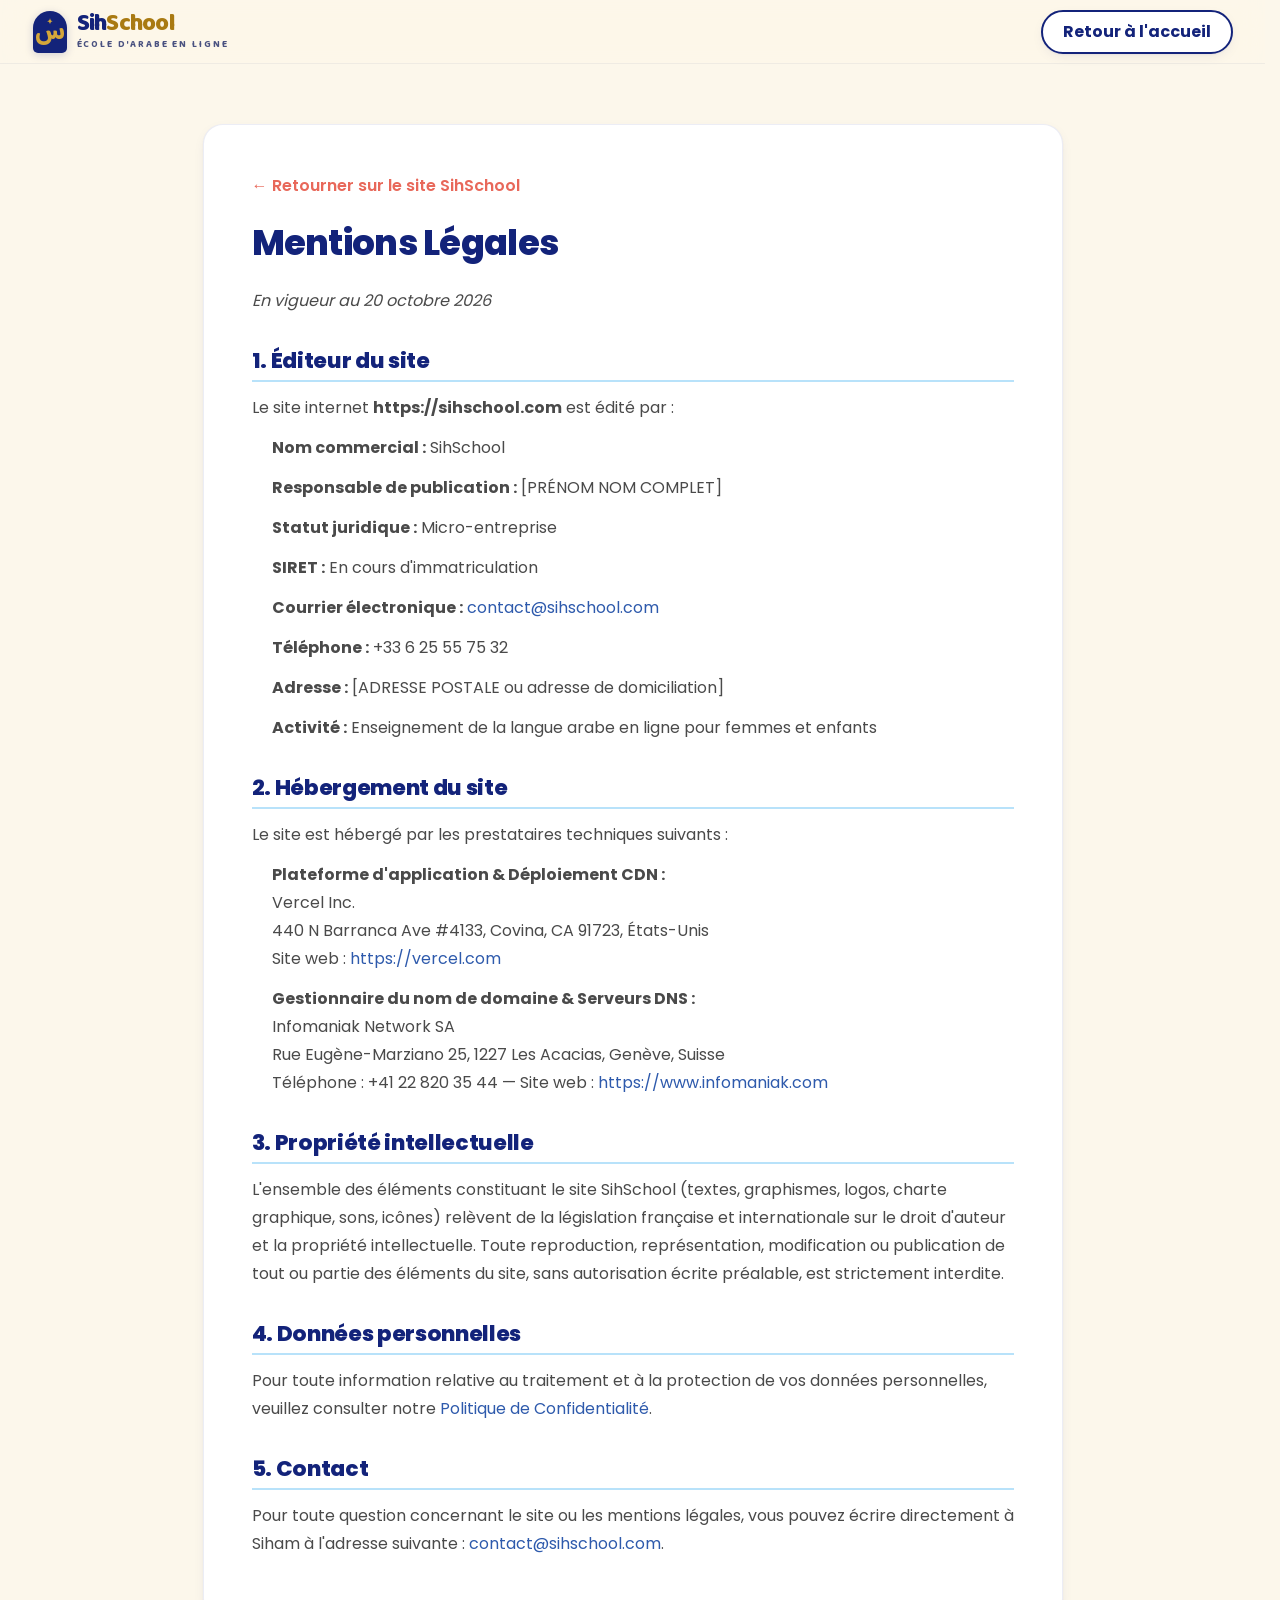
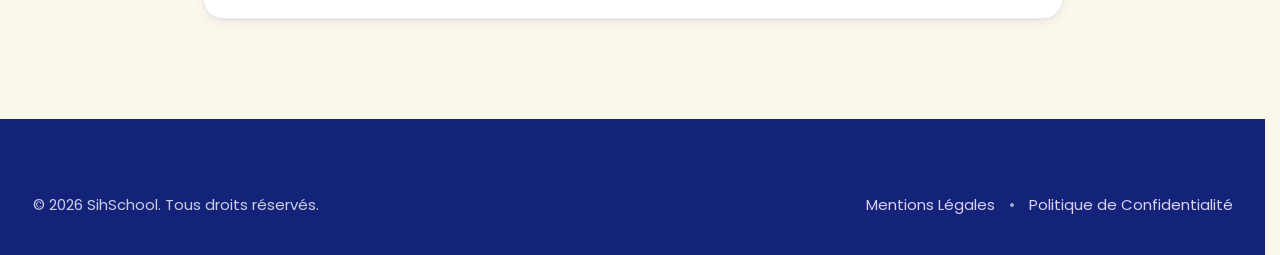
<file: mentions-legales.html>
<!DOCTYPE html>
<html lang="fr" dir="ltr">
<head>
  <meta charset="UTF-8">
  <meta name="viewport" content="width=device-width, initial-scale=1.0, viewport-fit=cover">
  <title>Mentions Légales | SihSchool</title>
  <meta name="description" content="Mentions légales du site SihSchool, école d'arabe en ligne bienveillante pour femmes et enfants.">
  <meta name="theme-color" content="#13237A">
  <link rel="icon" type="image/svg+xml" href="favicon.svg">
  <link rel="alternate icon" href="data:image/svg+xml,<svg xmlns=%22http://www.w3.org/2000/svg%22 viewBox=%220 0 150 184%22 width=%22150%22 height=%22184%22><path d=%22M 0 75 A 75 75 0 0 1 150 75 L 150 164 A 20 20 0 0 1 130 184 L 20 184 A 20 20 0 0 1 0 164 Z%22 fill=%22%2313237A%22/><path d=%22M12 0 C13 8 16 11 24 12 C16 13 13 16 12 24 C11 16 8 13 0 12 C8 11 11 8 12 0 Z%22 transform=%22translate(64, 28) scale(0.92)%22 fill=%22%23D4A63A%22/><text x=%2275%22 y=%22146%22 text-anchor=%22middle%22 font-family=%22sans-serif%22 font-size=%22108%22 font-weight=%22700%22 fill=%22%23D4A63A%22>س</text></svg>">
  <link rel="preload" href="fonts/poppins-400.woff2" as="font" type="font/woff2" crossorigin>
  <link rel="preload" href="fonts/baloo-bhaijaan-2-latin.woff2" as="font" type="font/woff2" crossorigin>
  <link rel="stylesheet" href="css/style.css">
  <style>
    .legal-content-section {
      padding: 60px 0 100px;
      background-color: var(--c-ivory);
      min-height: 70vh;
    }
    .legal-card {
      background: #FFFFFF;
      border-radius: var(--radius-lg);
      padding: 48px;
      box-shadow: var(--shadow-sm);
      border: 1px solid rgba(19, 35, 122, 0.08);
      max-width: 860px;
      margin: 0 auto;
    }
    .legal-card h1 {
      font-size: 2.2rem;
      color: var(--c-night-blue);
      margin-bottom: 24px;
    }
    .legal-card h2 {
      font-size: 1.35rem;
      color: var(--c-night-blue);
      margin-top: 32px;
      margin-bottom: 12px;
      border-bottom: 2px solid var(--c-sky-blue);
      padding-bottom: 6px;
    }
    .legal-card p, .legal-card li {
      font-size: 1rem;
      color: #4A4A4A;
      line-height: 1.75;
      margin-bottom: 12px;
    }
    .legal-card ul {
      margin-left: 20px;
      margin-bottom: 16px;
    }
    .legal-back-link {
      display: inline-flex;
      align-items: center;
      gap: 8px;
      color: var(--c-coral);
      font-weight: 600;
      margin-bottom: 24px;
      text-decoration: none;
    }
    .legal-back-link:hover {
      text-decoration: underline;
    }
  </style>
</head>
<body>

  <!-- Header -->
  <header class="site-header">
    <div class="container nav-container">
      <a href="index.html" class="brand-logo" aria-label="SihSchool - Accueil">
        <span class="logo-emblem" aria-hidden="true">
          <svg class="emblem-star" viewBox="0 0 24 24" aria-hidden="true"><path d="M12 0 C13 8 16 11 24 12 C16 13 13 16 12 24 C11 16 8 13 0 12 C8 11 11 8 12 0 Z"/></svg>
          <span class="emblem-char" lang="ar" dir="rtl">س</span>
        </span>
        <div class="logo-text-group">
          <span class="logo-name">Sih<span class="logo-name-accent">School</span></span>
          <span class="logo-tagline">ÉCOLE D'ARABE EN LIGNE</span>
        </div>
      </a>
      <div class="nav-actions">
        <a href="index.html" class="btn btn-secondary btn-sm">Retour à l'accueil</a>
      </div>
    </div>
  </header>

  <main class="legal-content-section">
    <div class="container">
      <div class="legal-card">
        <a href="index.html" class="legal-back-link">&larr; Retourner sur le site SihSchool</a>
        
        <h1>Mentions Légales</h1>
        <p><em>En vigueur au 20 octobre 2026</em></p>

        <h2>1. Éditeur du site</h2>
        <p>Le site internet <strong>https://sihschool.com</strong> est édité par :</p>
        <ul>
          <li><strong>Nom commercial :</strong> SihSchool</li>
          <li><strong>Responsable de publication :</strong> [PRÉNOM NOM COMPLET]</li>
          <li><strong>Statut juridique :</strong> Micro-entreprise</li>
          <li><strong>SIRET :</strong> En cours d'immatriculation</li>
          <li><strong>Courrier électronique :</strong> <a href="mailto:contact@sihschool.com">contact@sihschool.com</a></li>
          <li><strong>Téléphone :</strong> +33 6 25 55 75 32</li>
          <li><strong>Adresse :</strong> [ADRESSE POSTALE ou adresse de domiciliation]</li>
          <li><strong>Activité :</strong> Enseignement de la langue arabe en ligne pour femmes et enfants</li>
        </ul>

        <h2>2. Hébergement du site</h2>
        <p>Le site est hébergé par les prestataires techniques suivants :</p>
        <ul>
          <li><strong>Plateforme d'application & Déploiement CDN :</strong><br>
            Vercel Inc.<br>
            440 N Barranca Ave #4133, Covina, CA 91723, États-Unis<br>
            Site web : <a href="https://vercel.com" target="_blank" rel="noopener noreferrer">https://vercel.com</a>
          </li>
          <li><strong>Gestionnaire du nom de domaine & Serveurs DNS :</strong><br>
            Infomaniak Network SA<br>
            Rue Eugène-Marziano 25, 1227 Les Acacias, Genève, Suisse<br>
            Téléphone : +41 22 820 35 44 — Site web : <a href="https://www.infomaniak.com" target="_blank" rel="noopener noreferrer">https://www.infomaniak.com</a>
          </li>
        </ul>

        <h2>3. Propriété intellectuelle</h2>
        <p>
          L'ensemble des éléments constituant le site SihSchool (textes, graphismes, logos, charte graphique, sons, icônes) relèvent de la législation française et internationale sur le droit d'auteur et la propriété intellectuelle. Toute reproduction, représentation, modification ou publication de tout ou partie des éléments du site, sans autorisation écrite préalable, est strictement interdite.
        </p>

        <h2>4. Données personnelles</h2>
        <p>
          Pour toute information relative au traitement et à la protection de vos données personnelles, veuillez consulter notre <a href="politique-de-confidentialite.html">Politique de Confidentialité</a>.
        </p>

        <h2>5. Contact</h2>
        <p>
          Pour toute question concernant le site ou les mentions légales, vous pouvez écrire directement à Siham à l'adresse suivante : <a href="mailto:contact@sihschool.com">contact@sihschool.com</a>.
        </p>
      </div>
    </div>
  </main>

  <footer class="site-footer">
    <div class="container">
      <div class="footer-bottom" style="border-top: none; padding-top: 0;">
        <div>&copy; 2026 SihSchool. Tous droits réservés.</div>
        <div class="footer-legal-links">
          <a href="mentions-legales.html">Mentions Légales</a>
          <span>•</span>
          <a href="politique-de-confidentialite.html">Politique de Confidentialité</a>
        </div>
      </div>
    </div>
  </footer>

</body>
</html>
</file>
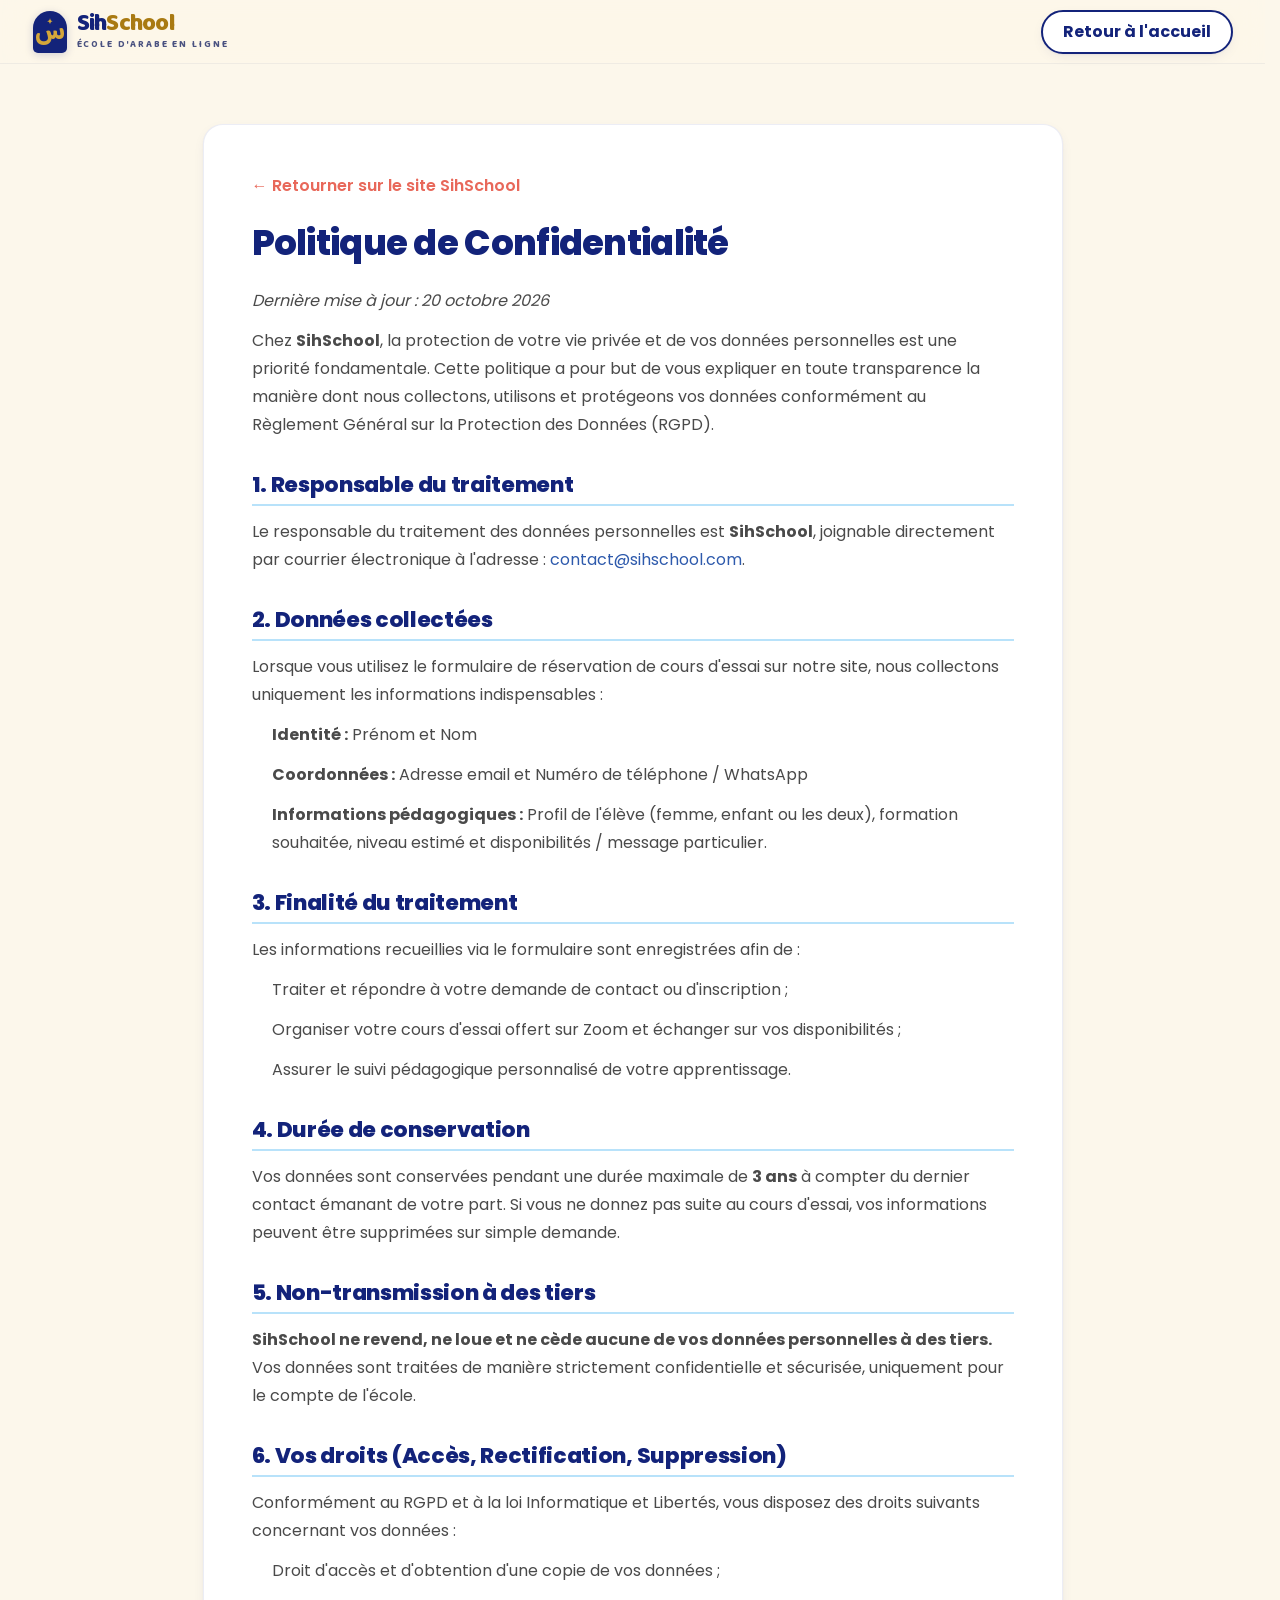
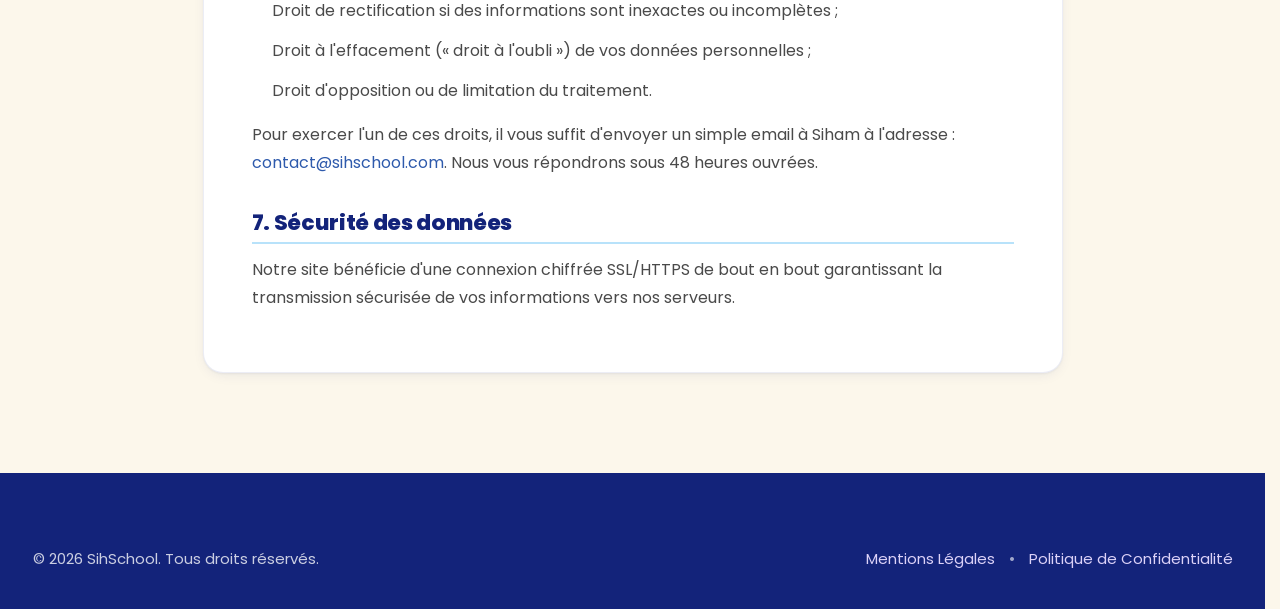
<file: politique-de-confidentialite.html>
<!DOCTYPE html>
<html lang="fr" dir="ltr">
<head>
  <meta charset="UTF-8">
  <meta name="viewport" content="width=device-width, initial-scale=1.0, viewport-fit=cover">
  <title>Politique de Confidentialité | SihSchool</title>
  <meta name="description" content="Politique de confidentialité et protection des données personnelles de l'école d'arabe en ligne SihSchool.">
  <meta name="theme-color" content="#13237A">
  <link rel="icon" type="image/svg+xml" href="favicon.svg">
  <link rel="alternate icon" href="data:image/svg+xml,<svg xmlns=%22http://www.w3.org/2000/svg%22 viewBox=%220 0 150 184%22 width=%22150%22 height=%22184%22><path d=%22M 0 75 A 75 75 0 0 1 150 75 L 150 164 A 20 20 0 0 1 130 184 L 20 184 A 20 20 0 0 1 0 164 Z%22 fill=%22%2313237A%22/><path d=%22M12 0 C13 8 16 11 24 12 C16 13 13 16 12 24 C11 16 8 13 0 12 C8 11 11 8 12 0 Z%22 transform=%22translate(64, 28) scale(0.92)%22 fill=%22%23D4A63A%22/><text x=%2275%22 y=%22146%22 text-anchor=%22middle%22 font-family=%22sans-serif%22 font-size=%22108%22 font-weight=%22700%22 fill=%22%23D4A63A%22>س</text></svg>">
  <link rel="preload" href="fonts/poppins-400.woff2" as="font" type="font/woff2" crossorigin>
  <link rel="preload" href="fonts/baloo-bhaijaan-2-latin.woff2" as="font" type="font/woff2" crossorigin>
  <link rel="stylesheet" href="css/style.css">
  <style>
    .legal-content-section {
      padding: 60px 0 100px;
      background-color: var(--c-ivory);
      min-height: 70vh;
    }
    .legal-card {
      background: #FFFFFF;
      border-radius: var(--radius-lg);
      padding: 48px;
      box-shadow: var(--shadow-sm);
      border: 1px solid rgba(19, 35, 122, 0.08);
      max-width: 860px;
      margin: 0 auto;
    }
    .legal-card h1 {
      font-size: 2.2rem;
      color: var(--c-night-blue);
      margin-bottom: 24px;
    }
    .legal-card h2 {
      font-size: 1.35rem;
      color: var(--c-night-blue);
      margin-top: 32px;
      margin-bottom: 12px;
      border-bottom: 2px solid var(--c-sky-blue);
      padding-bottom: 6px;
    }
    .legal-card p, .legal-card li {
      font-size: 1rem;
      color: #4A4A4A;
      line-height: 1.75;
      margin-bottom: 12px;
    }
    .legal-card ul {
      margin-left: 20px;
      margin-bottom: 16px;
    }
    .legal-back-link {
      display: inline-flex;
      align-items: center;
      gap: 8px;
      color: var(--c-coral);
      font-weight: 600;
      margin-bottom: 24px;
      text-decoration: none;
    }
    .legal-back-link:hover {
      text-decoration: underline;
    }
  </style>
</head>
<body>

  <!-- Header -->
  <header class="site-header">
    <div class="container nav-container">
      <a href="index.html" class="brand-logo" aria-label="SihSchool - Accueil">
        <span class="logo-emblem" aria-hidden="true">
          <svg class="emblem-star" viewBox="0 0 24 24" aria-hidden="true"><path d="M12 0 C13 8 16 11 24 12 C16 13 13 16 12 24 C11 16 8 13 0 12 C8 11 11 8 12 0 Z"/></svg>
          <span class="emblem-char" lang="ar" dir="rtl">س</span>
        </span>
        <div class="logo-text-group">
          <span class="logo-name">Sih<span class="logo-name-accent">School</span></span>
          <span class="logo-tagline">ÉCOLE D'ARABE EN LIGNE</span>
        </div>
      </a>
      <div class="nav-actions">
        <a href="index.html" class="btn btn-secondary btn-sm">Retour à l'accueil</a>
      </div>
    </div>
  </header>

  <main class="legal-content-section">
    <div class="container">
      <div class="legal-card">
        <a href="index.html" class="legal-back-link">&larr; Retourner sur le site SihSchool</a>
        
        <h1>Politique de Confidentialité</h1>
        <p><em>Dernière mise à jour : 20 octobre 2026</em></p>

        <p>
          Chez <strong>SihSchool</strong>, la protection de votre vie privée et de vos données personnelles est une priorité fondamentale. Cette politique a pour but de vous expliquer en toute transparence la manière dont nous collectons, utilisons et protégeons vos données conformément au Règlement Général sur la Protection des Données (RGPD).
        </p>

        <h2>1. Responsable du traitement</h2>
        <p>
          Le responsable du traitement des données personnelles est <strong>SihSchool</strong>, joignable directement par courrier électronique à l'adresse : <a href="mailto:contact@sihschool.com">contact@sihschool.com</a>.
        </p>

        <h2>2. Données collectées</h2>
        <p>Lorsque vous utilisez le formulaire de réservation de cours d'essai sur notre site, nous collectons uniquement les informations indispensables :</p>
        <ul>
          <li><strong>Identité :</strong> Prénom et Nom</li>
          <li><strong>Coordonnées :</strong> Adresse email et Numéro de téléphone / WhatsApp</li>
          <li><strong>Informations pédagogiques :</strong> Profil de l'élève (femme, enfant ou les deux), formation souhaitée, niveau estimé et disponibilités / message particulier.</li>
        </ul>

        <h2>3. Finalité du traitement</h2>
        <p>Les informations recueillies via le formulaire sont enregistrées afin de :</p>
        <ul>
          <li>Traiter et répondre à votre demande de contact ou d'inscription ;</li>
          <li>Organiser votre cours d'essai offert sur Zoom et échanger sur vos disponibilités ;</li>
          <li>Assurer le suivi pédagogique personnalisé de votre apprentissage.</li>
        </ul>

        <h2>4. Durée de conservation</h2>
        <p>
          Vos données sont conservées pendant une durée maximale de <strong>3 ans</strong> à compter du dernier contact émanant de votre part. Si vous ne donnez pas suite au cours d'essai, vos informations peuvent être supprimées sur simple demande.
        </p>

        <h2>5. Non-transmission à des tiers</h2>
        <p>
          <strong>SihSchool ne revend, ne loue et ne cède aucune de vos données personnelles à des tiers.</strong> Vos données sont traitées de manière strictement confidentielle et sécurisée, uniquement pour le compte de l'école.
        </p>

        <h2>6. Vos droits (Accès, Rectification, Suppression)</h2>
        <p>Conformément au RGPD et à la loi Informatique et Libertés, vous disposez des droits suivants concernant vos données :</p>
        <ul>
          <li>Droit d'accès et d'obtention d'une copie de vos données ;</li>
          <li>Droit de rectification si des informations sont inexactes ou incomplètes ;</li>
          <li>Droit à l'effacement (« droit à l'oubli ») de vos données personnelles ;</li>
          <li>Droit d'opposition ou de limitation du traitement.</li>
        </ul>
        <p>
          Pour exercer l'un de ces droits, il vous suffit d'envoyer un simple email à Siham à l'adresse : <a href="mailto:contact@sihschool.com">contact@sihschool.com</a>. Nous vous répondrons sous 48 heures ouvrées.
        </p>

        <h2>7. Sécurité des données</h2>
        <p>
          Notre site bénéficie d'une connexion chiffrée SSL/HTTPS de bout en bout garantissant la transmission sécurisée de vos informations vers nos serveurs.
        </p>
      </div>
    </div>
  </main>

  <footer class="site-footer">
    <div class="container">
      <div class="footer-bottom" style="border-top: none; padding-top: 0;">
        <div>&copy; 2026 SihSchool. Tous droits réservés.</div>
        <div class="footer-legal-links">
          <a href="mentions-legales.html">Mentions Légales</a>
          <span>•</span>
          <a href="politique-de-confidentialite.html">Politique de Confidentialité</a>
        </div>
      </div>
    </div>
  </footer>

</body>
</html>
</file>
<file: css/style.css>
/* ==========================================================================
   SIHSCHOOL - Feuille de style principale (mobile d'abord)
   Palette de marque :
     --c-night-blue: #13237A (Titres et texte principal)
     --c-blue:       #2E5AAC (Liens et éléments secondaires)
     --c-coral:      #E8685A (Boutons CTA et mises en avant)
     --c-violet:     #8B6FD1 (Accents, badges, icônes)
     --c-yellow:     #FDE678 (Surlignages, étoiles, détails)
     --c-cream:      #FCF7EB (Fonds crème)
     --c-lavender:   #DCD2F8 (Pastilles et fonds alternés)
     --c-sky-blue:   #B8E2FA (Pastilles et fonds alternés)
     --c-gold:       #D4A63A (Étoiles du logo, focus, détails)
   Points de rupture : 360 (base) → 640 → 768 (tablette) → 1024 → 1280 (ordinateur)
   ========================================================================== */

/* --- POLICES AUTO-HÉBERGÉES --- */
@font-face {
  font-family: 'Poppins';
  src: url('../fonts/poppins-400.woff2') format('woff2');
  font-weight: 400;
  font-style: normal;
  font-display: swap;
}
@font-face {
  font-family: 'Poppins';
  src: url('../fonts/poppins-500.woff2') format('woff2');
  font-weight: 500;
  font-style: normal;
  font-display: swap;
}
@font-face {
  font-family: 'Poppins';
  src: url('../fonts/poppins-600.woff2') format('woff2');
  font-weight: 600;
  font-style: normal;
  font-display: swap;
}
@font-face {
  font-family: 'Poppins';
  src: url('../fonts/poppins-700.woff2') format('woff2');
  font-weight: 700;
  font-style: normal;
  font-display: swap;
}
@font-face {
  font-family: 'Poppins';
  src: url('../fonts/poppins-800.woff2') format('woff2');
  font-weight: 800 900;
  font-style: normal;
  font-display: swap;
}
@font-face {
  font-family: 'Baloo Bhaijaan 2';
  src: url('../fonts/baloo-bhaijaan-2-latin.woff2') format('woff2');
  font-weight: 400 800;
  font-display: swap;
  unicode-range: U+0000-00FF, U+0131, U+0152-0153, U+02BB-02BC, U+02C6, U+02DA, U+02DC, U+0304, U+0308, U+0329, U+2000-206F, U+20AC, U+2122, U+2191, U+2193, U+2212, U+2215, U+FEFF, U+FFFD;
}
@font-face {
  font-family: 'Baloo Bhaijaan 2';
  src: url('../fonts/baloo-bhaijaan-2-arabic.woff2') format('woff2');
  font-weight: 400 800;
  font-display: swap;
  unicode-range: U+0600-06FF, U+0750-077F, U+0870-08FF, U+200C-200E, U+2010-2011, U+204F, U+2E41, U+FB50-FDFF, U+FE70-FE74, U+FE76-FEFC;
}
@font-face {
  font-family: 'Cairo';
  src: url('../fonts/cairo-arabic.woff2') format('woff2');
  font-weight: 200 1000;
  font-display: swap;
  unicode-range: U+0600-06FF, U+0750-077F, U+0870-08FF, U+200C-200E, U+2010-2011, U+204F, U+2E41, U+FB50-FDFF, U+FE70-FE74, U+FE76-FEFC;
}

/* Polices de secours ajustées (métriques calculées sur les fichiers) : le texte ne bouge pas au chargement */
@font-face {
  font-family: 'Poppins Fallback';
  src: local('Arial'), local('ArialMT'), local('Helvetica'), local('Roboto');
  font-weight: 400 600;
  size-adjust: 112.8%;
  ascent-override: 93.08%;
  descent-override: 31.03%;
  line-gap-override: 8.87%;
}
@font-face {
  font-family: 'Poppins Fallback';
  src: local('Arial Bold'), local('Arial-BoldMT'), local('Helvetica Bold'), local('Roboto Bold');
  font-weight: 700 900;
  size-adjust: 108.8%;
  ascent-override: 96.5%;
  descent-override: 32.2%;
  line-gap-override: 9.2%;
}
@font-face {
  font-family: 'Baloo Fallback';
  src: local('Arial Bold'), local('Arial-BoldMT'), local('Roboto Bold');
  size-adjust: 95.7%;
  ascent-override: 112.85%;
  descent-override: 66.04%;
  line-gap-override: 0%;
}
@font-face {
  font-family: 'Cairo Fallback';
  src: local('Geeza Pro'), local('Noto Naskh Arabic'), local('Segoe UI'), local('Arial');
  ascent-override: 130.3%;
  descent-override: 57.1%;
  line-gap-override: 0%;
}

/* --- JETONS DE DESIGN --- */
:root {
  --c-night-blue: #13237A;
  --c-night-blue-rgb: 19, 35, 122;
  --c-blue: #2E5AAC;
  --c-coral: #E8685A;
  --c-coral-rgb: 232, 104, 90;
  --c-coral-hover: #D75547;
  --c-coral-text: #B8473B;        /* corail lisible pour petits textes (5:1) */
  --c-coral-light: #FBECE9;
  --c-violet: #8B6FD1;
  --c-violet-light: #F1EEFB;
  --c-yellow: #FDE678;
  --c-gold: #D4A63A;
  --c-gold-dark: #A97A12;
  --c-gold-text: #8A6212;         /* doré lisible sur fonds clairs (≥ 4.5:1) */
  --c-cream: #FCF7EB;
  --c-lavender: #DCD2F8;
  --c-sky-blue: #B8E2FA;
  --c-white: #FFFFFF;
  --c-ivory: #FCF7EB;
  --c-whatsapp: #25D366;
  --c-whatsapp-dark: #075E54;
  --c-error: #B3261E;

  /* Fonds de sections (très clairs) */
  --bg-cream: #FCF7EB;
  --bg-lavender: #F3EFFD;
  --bg-sky: #EAF6FE;

  --c-text: #13237A;
  --c-text-muted: #3B4B8E;

  /* Typographie */
  --font-main: 'Poppins', 'Poppins Fallback', -apple-system, BlinkMacSystemFont, 'Segoe UI', Roboto, sans-serif;
  --font-arabic: 'Cairo', 'Cairo Fallback', 'Geeza Pro', 'Noto Naskh Arabic', sans-serif;
  --font-logo: 'Baloo Bhaijaan 2', 'Baloo Fallback', 'Cairo', sans-serif;
  --fs-h1: clamp(1.875rem, 1.17rem + 3.1vw, 3.5rem);     /* 30 → 56 px */
  --fs-h2: clamp(1.625rem, 1.25rem + 1.667vw, 2.5rem);   /* 26 → 40 px */
  --fs-h3: clamp(1.1875rem, 1.1rem + 0.4vw, 1.375rem);

  /* Mise en page */
  --gutter: max(16px, env(safe-area-inset-left), env(safe-area-inset-right));
  --container-max: 1200px;
  --header-h: 64px;
  --topbar-h: 56px;
  --section-y: clamp(72px, calc(51.4px + 5.71vw), 120px);   /* 72 px mobile → 120 px ordinateur */
  --sep-h: clamp(24px, 4vw, 56px);

  /* Rayons */
  --radius-sm: 8px;
  --radius-md: 14px;
  --radius-lg: 20px;
  --radius-card: 24px;
  --radius-xl: 32px;
  --radius-pill: 9999px;

  /* Ombres teintées bleu nuit */
  --shadow-sm: 0 1px 2px rgba(19, 35, 122, 0.05), 0 4px 14px -4px rgba(19, 35, 122, 0.10);
  --shadow-card: 0 1px 2px rgba(19, 35, 122, 0.05), 0 10px 28px -8px rgba(19, 35, 122, 0.16);
  --shadow-hover: 0 2px 4px rgba(19, 35, 122, 0.06), 0 22px 44px -12px rgba(19, 35, 122, 0.26);
  --shadow-coral: 0 6px 18px -4px rgba(232, 104, 90, 0.55);
  --shadow-coral-hover: 0 12px 28px -6px rgba(232, 104, 90, 0.6);
  --card-border: 1px solid rgba(19, 35, 122, 0.07);

  /* Mouvement */
  --ease: cubic-bezier(0.22, 1, 0.36, 1);
  --ease-bounce: cubic-bezier(0.34, 1.56, 0.64, 1);
  --dur-fast: 180ms;
  --dur: 240ms;
  --dur-reveal: 640ms;

  --focus-ring: var(--c-gold-dark);
}

@media (min-width: 768px) {
  :root {
    --gutter: max(24px, env(safe-area-inset-left), env(safe-area-inset-right));
    --topbar-h: 44px;
  }
}

/* --- RESET & BASE --- */
*, *::before, *::after {
  box-sizing: border-box;
  margin: 0;
  padding: 0;
}

html {
  font-size: 100%;
  -webkit-text-size-adjust: 100%;
  text-size-adjust: 100%;
  scrollbar-gutter: stable;
}

@media (prefers-reduced-motion: no-preference) {
  html { scroll-behavior: smooth; }
}

html.is-locked {
  overflow: hidden;
}

body {
  font-family: var(--font-main);
  font-size: 1rem;
  color: var(--c-text);
  background-color: var(--bg-cream);
  line-height: 1.6;
  overflow-x: clip;
  -webkit-font-smoothing: antialiased;
  -moz-osx-font-smoothing: grayscale;
  -webkit-tap-highlight-color: transparent;
}

h1, h2, h3, h4, h5, h6 {
  color: var(--c-night-blue);
  font-family: var(--font-main);
  font-weight: 700;
  line-height: 1.25;
  text-wrap: balance;
}

h1 { font-size: var(--fs-h1); font-weight: 800; letter-spacing: -0.02em; line-height: 1.15; }
h2 { font-size: var(--fs-h2); font-weight: 800; letter-spacing: -0.015em; }
h3 { font-size: var(--fs-h3); font-weight: 700; }

p {
  color: var(--c-text-muted);
  font-size: 1rem;
  text-wrap: pretty;
}

a {
  color: var(--c-blue);
  text-decoration: none;
  transition: color var(--dur-fast) var(--ease);
}

a:hover { color: var(--c-night-blue); }

img, picture, svg { display: block; max-width: 100%; }
img { height: auto; }

button, input, select, textarea {
  font: inherit;
  color: inherit;
}

button {
  cursor: pointer;
  border: none;
  background: none;
}

ul, ol { list-style: none; }

[hidden] { display: none !important; }

/* Focus clavier : anneau doré 3 px avec un écart de 2 px, jamais supprimé */
:focus-visible {
  outline: 3px solid var(--focus-ring);
  outline-offset: 2px;
}

.site-footer, .top-bar, .toast-notice { --focus-ring: var(--c-gold); }

.visually-hidden {
  position: absolute !important;
  width: 1px;
  height: 1px;
  padding: 0;
  margin: -1px;
  overflow: hidden;
  clip: rect(0, 0, 0, 0);
  white-space: nowrap;
  border: 0;
}

/* Lien d'évitement "Aller au contenu" */
.skip-link {
  position: fixed;
  top: 8px;
  left: 8px;
  z-index: 1000;
  padding: 12px 20px;
  border-radius: var(--radius-pill);
  background: var(--c-night-blue);
  color: #FFFFFF;
  font-weight: 700;
  transform: translateY(-160%);
  transition: transform var(--dur) var(--ease);
  --focus-ring: var(--c-gold);
}

.skip-link:focus,
.skip-link:focus-visible {
  transform: translateY(0);
  color: #FFFFFF;
}

main:focus { outline: none; }

/* Sprite d'icônes */
.icon-sprite {
  position: absolute;
  width: 0;
  height: 0;
  overflow: hidden;
}

.icon {
  width: 24px;
  height: 24px;
  flex-shrink: 0;
  fill: none;
  stroke: currentColor;
  stroke-width: 2;
  stroke-linecap: round;
  stroke-linejoin: round;
}

.icon-fill {
  fill: currentColor;
  stroke: none;
}

/* Arabe */
[lang="ar"] {
  font-family: var(--font-arabic);
  letter-spacing: 0;
}

/* Conteneur : 16 px de marge sur mobile, 24 px sur tablette, 1200 px max */
.container {
  width: min(100% - 2 * var(--gutter), var(--container-max));
  margin-inline: auto;
}

/* --- BARRE DE PROGRESSION DE LECTURE --- */
.reading-progress {
  position: fixed;
  inset: 0 0 auto 0;
  height: 3px;
  z-index: 120;
  pointer-events: none;
}

.reading-progress span {
  display: block;
  height: 100%;
  background: linear-gradient(90deg, var(--c-gold) 0%, var(--c-yellow) 100%);
  transform: scaleX(0);
  transform-origin: left center;
  will-change: transform;
}

/* --- SÉPARATEURS EN VAGUE / ARCHE (rappel de l'arche du logo) --- */
section {
  position: relative;
  padding-block: var(--section-y);
  background: var(--bg, transparent);
}

section[id],
[id].scroll-target {
  scroll-margin-top: calc(var(--header-h) + 8px);
}

.has-sep { position: relative; }

.has-sep::before {
  content: '';
  position: absolute;
  left: 0;
  right: 0;
  bottom: calc(100% - 1px);
  height: var(--sep-h);
  background: var(--sep-color, var(--bg));
  -webkit-mask: var(--sep-mask) center bottom / 100% 100% no-repeat;
  mask: var(--sep-mask) center bottom / 100% 100% no-repeat;
  pointer-events: none;
}

.sep-wave {
  --sep-mask: url("data:image/svg+xml,%3Csvg xmlns='http://www.w3.org/2000/svg' viewBox='0 0 1440 64' preserveAspectRatio='none'%3E%3Cpath d='M0 40C180 8 360 8 540 30s360 30 540 8 270-30 360-14v30H0z'/%3E%3C/svg%3E");
}

.sep-arch {
  --sep-mask: url("data:image/svg+xml,%3Csvg xmlns='http://www.w3.org/2000/svg' viewBox='0 0 1440 64' preserveAspectRatio='none'%3E%3Cpath d='M0 64C240 6 480 0 720 0s480 6 720 64z'/%3E%3C/svg%3E");
}

/* --- APPARITION AU DÉFILEMENT (transform + opacity uniquement) --- */
.reveal:not(.is-visible) {
  opacity: 0;
}

.reveal.is-visible {
  animation: revealUp var(--dur-reveal) var(--ease) var(--reveal-delay, 0ms) backwards;
}

@keyframes revealUp {
  from { opacity: 0; transform: translate3d(0, 24px, 0); }
  to { opacity: 1; transform: none; }
}

/* --- BOUTONS --- */
.btn {
  position: relative;
  display: inline-flex;
  align-items: center;
  justify-content: center;
  gap: 10px;
  min-height: 52px;
  padding: 12px 26px;
  border-radius: var(--radius-pill);
  border: 2px solid transparent;
  font-size: 1.1875rem;          /* 19 px gras = "grand texte" WCAG : contraste suffisant sur le corail */
  font-weight: 700;
  line-height: 1.25;
  text-align: center;
  cursor: pointer;
  isolation: isolate;
  overflow: hidden;
  -webkit-user-select: none;
  user-select: none;
  touch-action: manipulation;
  transition: transform var(--dur) var(--ease), box-shadow var(--dur) var(--ease), background-color var(--dur) var(--ease), color var(--dur) var(--ease), border-color var(--dur) var(--ease);
}

.btn .icon { width: 20px; height: 20px; }

.btn-arrow { transition: transform var(--dur) var(--ease); }

.btn:active { transform: scale(0.97); }

.btn-block { width: 100%; }

.btn-sm {
  min-height: 44px;
  padding: 8px 20px;
}

.btn-lg {
  min-height: 56px;
  padding: 14px 30px;
}

/* Bouton principal corail : se soulève, reflet lumineux, flèche qui glisse */
.btn-coral {
  background-color: var(--c-coral);
  color: #FFFFFF;
  box-shadow: var(--shadow-coral);
}

.btn-coral::after {
  content: '';
  position: absolute;
  inset: 0;
  z-index: -1;
  background: linear-gradient(105deg, transparent 30%, rgba(255, 255, 255, 0.38) 50%, transparent 70%);
  transform: translateX(-120%);
  pointer-events: none;
}

.btn-coral:hover {
  color: #FFFFFF;
}

@media (hover: hover) and (pointer: fine) {
  .btn-coral:hover {
    background-color: var(--c-coral-hover);
    transform: translateY(-2px);
    box-shadow: var(--shadow-coral-hover);
  }

  .btn-coral:hover::after {
    transform: translateX(120%);
    transition: transform 650ms var(--ease);
  }

  .btn:hover .btn-arrow { transform: translateX(4px); }

  .btn-coral:active { transform: translateY(0) scale(0.97); }
}

/* Pulsation douce toutes les 4 secondes (halo corail) */
.btn-pulse {
  animation: haloPulse 4s var(--ease) 2s infinite;
}

@keyframes haloPulse {
  0% { box-shadow: 0 0 0 0 rgba(var(--c-coral-rgb), 0.5), var(--shadow-coral); }
  30% { box-shadow: 0 0 0 14px rgba(var(--c-coral-rgb), 0), var(--shadow-coral); }
  100% { box-shadow: 0 0 0 0 rgba(var(--c-coral-rgb), 0), var(--shadow-coral); }
}

/* Bouton secondaire : le fond se remplit de gauche à droite */
.btn-secondary {
  background-color: #FFFFFF;
  color: var(--c-night-blue);
  border-color: rgba(19, 35, 122, 0.18);
  box-shadow: var(--shadow-sm);
}

.btn-secondary::before {
  content: '';
  position: absolute;
  inset: 0;
  z-index: -1;
  background: var(--c-night-blue);
  transform: scaleX(0);
  transform-origin: left center;
  transition: transform 260ms var(--ease);
}

@media (hover: hover) and (pointer: fine) {
  .btn-secondary:hover {
    color: #FFFFFF;
    border-color: var(--c-night-blue);
    transform: translateY(-2px);
    box-shadow: var(--shadow-card);
  }

  .btn-secondary:hover::before { transform: scaleX(1); }
}

.btn-whatsapp {
  background-color: var(--c-whatsapp-dark);
  color: #FFFFFF;
  box-shadow: 0 6px 18px -6px rgba(7, 94, 84, 0.55);
}

.btn-whatsapp:hover { color: #FFFFFF; }

@media (hover: hover) and (pointer: fine) {
  .btn-whatsapp:hover {
    background-color: #054A42;
    transform: translateY(-2px);
  }
}

/* Boutons principaux : pleine largeur sur mobile, côte à côte sur ordinateur */
.btn-mobile-block { width: 100%; }

@media (min-width: 640px) {
  .btn-mobile-block { width: auto; }
}

/* --- BANDEAU "NOUVELLE SESSION" (hauteur fixe dès le départ) --- */
.top-bar {
  background: linear-gradient(90deg, var(--c-night-blue) 0%, #20359C 100%);
  color: #FFFFFF;
  height: var(--topbar-h);
  overflow: hidden;
}

.top-bar-inner {
  height: 100%;
  display: flex;
  align-items: center;
  justify-content: center;
}

.top-bar p {
  color: #FFFFFF;
  font-size: 0.875rem;
  font-weight: 500;
  line-height: 1.4;
  text-align: center;
}

.top-bar strong { color: var(--c-yellow); }

.top-bar a {
  color: var(--c-yellow);
  text-decoration: underline;
  text-underline-offset: 3px;
  font-weight: 700;
  margin-left: 6px;
  white-space: nowrap;
}

.top-bar a:hover { color: #FFFFFF; }

.top-bar-extra { display: none; }

@media (max-width: 359px) {
  .top-bar p { font-size: 0.8125rem; }
}

@media (min-width: 1100px) {
  .top-bar-extra { display: inline; }
}

/* --- EN-TÊTE FIXE (64 px, translucide puis plein après 20 px) --- */
.site-header {
  position: sticky;
  top: 0;
  z-index: 100;
  height: var(--header-h);
  isolation: isolate;
}

.site-header::before {
  content: '';
  position: absolute;
  inset: 0;
  z-index: -2;
  background-color: rgba(252, 247, 235, 0.72);
  -webkit-backdrop-filter: saturate(1.4) blur(14px);
  backdrop-filter: saturate(1.4) blur(14px);
  border-bottom: 1px solid rgba(19, 35, 122, 0.06);
  transition: background-color var(--dur) var(--ease), box-shadow var(--dur) var(--ease);
}

.site-header.scrolled::before {
  background-color: rgba(252, 247, 235, 1);
  box-shadow: 0 6px 24px -10px rgba(19, 35, 122, 0.25);
}

.nav-container {
  display: flex;
  align-items: center;
  justify-content: space-between;
  gap: 16px;
  height: 100%;
}

/* Logo (Baloo Bhaijaan 2) */
.brand-logo {
  display: inline-flex;
  align-items: center;
  gap: 10px;
  min-height: 44px;
  text-decoration: none;
  font-family: var(--font-logo);
  border-radius: var(--radius-md);
}

.logo-emblem {
  position: relative;
  width: 34px;
  height: 42px;
  border-radius: 17px 17px 5px 5px;
  background-color: var(--c-night-blue);
  display: flex;
  align-items: center;
  justify-content: center;
  flex-shrink: 0;
  box-shadow: 0 2px 8px rgba(19, 35, 122, 0.18);
  transition: transform var(--dur) var(--ease-bounce);
}

.brand-logo:hover .logo-emblem { transform: translateY(-2px) rotate(-3deg); }

.logo-emblem .emblem-star {
  position: absolute;
  top: 7px;
  left: 50%;
  transform: translateX(-50%);
  width: 6.5px;
  height: 6.5px;
}

.logo-emblem .emblem-star path { fill: var(--c-gold); }

.logo-emblem .emblem-char {
  position: absolute;
  inset: auto 0 6px 0;
  height: 26px;
  text-align: center;
  color: var(--c-gold);
  font-family: var(--font-logo);
  font-size: 25px;
  font-weight: 700;
  line-height: 26px;
  -webkit-user-select: none;
  user-select: none;
}

.logo-text-group {
  display: flex;
  flex-direction: column;
  justify-content: center;
}

.logo-name {
  font-family: var(--font-logo);
  font-size: 1.5rem;
  font-weight: 800;
  color: var(--c-night-blue);
  letter-spacing: -0.03em;
  line-height: 0.95;
}

.logo-name .logo-name-accent { color: var(--c-gold-dark); }

.logo-tagline {
  font-family: var(--font-logo);
  font-size: 0.6rem;
  font-weight: 700;
  letter-spacing: 0.2em;
  color: #4A5280;
  text-transform: uppercase;
  margin-top: 3px;
  line-height: 1.1;
  white-space: nowrap;
}

@media (max-width: 379px) {
  .logo-tagline { display: none; }
}

/* Bouton d'action de l'en-tête (pages légales) */
.nav-actions {
  display: flex;
  align-items: center;
  gap: 12px;
}

.nav-actions .btn-sm { font-size: 1rem; }

@media (max-width: 479px) {
  .nav-actions { display: none; }
}

/* CTA d'en-tête de l'accueil : seulement sur ordinateur */
.nav-cta { display: none; }

/* Burger animé : 3 traits → croix */
.mobile-toggle {
  position: relative;
  width: 48px;
  height: 48px;
  margin-right: -10px;
  border-radius: var(--radius-md);
  display: inline-flex;
  align-items: center;
  justify-content: center;
  flex-shrink: 0;
  color: var(--c-night-blue);
}

.mobile-toggle span {
  position: absolute;
  left: 13px;
  width: 22px;
  height: 2.5px;
  border-radius: 4px;
  background-color: currentColor;
  transition: transform 320ms var(--ease), opacity var(--dur-fast) var(--ease);
}

.mobile-toggle span:nth-child(1) { transform: translateY(-7px); }
.mobile-toggle span:nth-child(3) { transform: translateY(7px); }

.mobile-toggle[aria-expanded="true"] span:nth-child(1) { transform: rotate(45deg); }
.mobile-toggle[aria-expanded="true"] span:nth-child(2) { opacity: 0; transform: scaleX(0.2); }
.mobile-toggle[aria-expanded="true"] span:nth-child(3) { transform: rotate(-45deg); }

/* Panneau plein écran qui glisse depuis la droite (mobile / tablette) */
.main-nav {
  position: fixed;
  inset: 0 0 0 auto;
  z-index: -1;
  width: 100%;
  height: 100vh;
  height: 100dvh;
  display: flex;
  flex-direction: column;
  gap: 24px;
  padding: calc(var(--nav-offset, var(--header-h)) + 16px) var(--gutter) calc(24px + env(safe-area-inset-bottom));
  background-color: var(--c-cream);
  background-image: radial-gradient(circle at 100% 0%, rgba(184, 226, 250, 0.55), transparent 55%), radial-gradient(circle at 0% 100%, rgba(220, 210, 248, 0.6), transparent 50%);
  overflow-y: auto;
  overscroll-behavior: contain;
  transform: translate3d(100%, 0, 0);
  visibility: hidden;
  transition: transform 420ms var(--ease), visibility 0s linear 420ms;
}

.main-nav.is-open {
  transform: none;
  visibility: visible;
  transition: transform 420ms var(--ease), visibility 0s;
}

@media (min-width: 640px) {
  .main-nav {
    width: min(420px, 100%);
    box-shadow: -20px 0 50px -20px rgba(19, 35, 122, 0.35);
  }
}

.nav-menu {
  display: flex;
  flex-direction: column;
  gap: 2px;
}

.nav-menu li,
.mobile-nav-cta {
  opacity: 0;
  transform: translate3d(24px, 0, 0);
  transition: opacity 300ms var(--ease), transform 400ms var(--ease);
}

.main-nav.is-open .nav-menu li,
.main-nav.is-open .mobile-nav-cta {
  opacity: 1;
  transform: none;
  transition-delay: calc(80ms + var(--i, 0) * 50ms);
}

.nav-link {
  display: flex;
  align-items: center;
  min-height: 52px;
  padding: 8px 4px;
  font-size: 1.25rem;
  font-weight: 600;
  color: var(--c-night-blue);
  border-bottom: 1px solid rgba(19, 35, 122, 0.08);
  border-radius: 6px;
  position: relative;
}

.nav-link.is-active {
  color: var(--c-coral-text);
}

.nav-link.is-active::before {
  content: '';
  width: 8px;
  height: 8px;
  margin-right: 12px;
  border-radius: 50%;
  background: var(--c-coral);
  flex-shrink: 0;
}

.mobile-nav-cta { margin-top: auto; }

.nav-overlay {
  position: fixed;
  inset: 0;
  z-index: 98;
  background: rgba(19, 35, 122, 0.35);
  opacity: 0;
  transition: opacity 320ms var(--ease);
}

.nav-overlay.is-visible { opacity: 1; }

/* Navigation ordinateur */
@media (min-width: 1280px) {
  .mobile-toggle,
  .mobile-nav-cta,
  .nav-overlay { display: none !important; }

  .nav-cta { display: flex; }

  .main-nav {
    position: static;
    z-index: auto;
    width: auto;
    height: auto;
    padding: 0;
    background: none;
    overflow: visible;
    transform: none;
    visibility: visible;
    transition: none;
    box-shadow: none;
  }

  .nav-menu {
    flex-direction: row;
    align-items: center;
    gap: 4px;
  }

  .nav-menu li {
    opacity: 1;
    transform: none;
    transition: none;
  }

  .nav-link {
    min-height: 44px;
    padding: 6px 10px;
    font-size: 0.9375rem;
    font-weight: 500;
    border-bottom: 0;
    white-space: nowrap;
  }

  .nav-link::after {
    content: '';
    position: absolute;
    left: 10px;
    right: 10px;
    bottom: 6px;
    height: 2.5px;
    border-radius: var(--radius-pill);
    background-color: var(--c-coral);
    transform: scaleX(0);
    transform-origin: left center;
    transition: transform var(--dur) var(--ease);
  }

  .nav-link:hover { color: var(--c-blue); }
  .nav-link:hover::after,
  .nav-link.is-active::after { transform: scaleX(1); }
  .nav-link.is-active { color: var(--c-night-blue); font-weight: 600; }
  .nav-link.is-active::before { display: none; }
}

/* --- HERO --- */
.hero-section {
  --bg: linear-gradient(180deg, var(--c-sky-blue) 0%, var(--bg-cream) 100%);
  padding-block: 40px 56px;
  overflow: clip;
}

@media (min-width: 1024px) {
  .hero-section { padding-block: 72px 96px; }
}

.hero-decor {
  position: absolute;
  inset: 0;
  overflow: hidden;
  pointer-events: none;
}

.hero-grid {
  position: relative;
  display: grid;
  grid-template-columns: minmax(0, 1fr);
  align-items: center;
  gap: 40px;
}

@media (min-width: 1024px) {
  .hero-grid {
    grid-template-columns: minmax(0, 1.12fr) minmax(0, 0.88fr);
    gap: 56px;
  }
}

.hero-content {
  position: relative;
  text-align: center;
}

@media (min-width: 1024px) {
  .hero-content { text-align: left; }
}

.hero-tag {
  display: inline-flex;
  align-items: center;
  gap: 8px;
  line-height: 1.4;
  background-color: rgba(255, 255, 255, 0.92);
  color: var(--c-night-blue);
  padding: 8px 16px;
  border-radius: var(--radius-pill);
  font-size: 0.875rem;
  font-weight: 600;
  margin-bottom: 16px;
  box-shadow: var(--shadow-sm);
  border: 1px solid rgba(255, 255, 255, 0.9);
}

.hero-arabic-welcome {
  font-size: 1.375rem;
  font-weight: 700;
  color: var(--c-violet);
  margin-bottom: 8px;
  height: 40px;              /* hauteur fixe : pas de saut au chargement de la police arabe */
  line-height: 40px;
  display: flex;
  align-items: center;
  justify-content: center;
  gap: 12px;
}

@media (min-width: 1024px) {
  .hero-arabic-welcome { justify-content: flex-end; flex-direction: row-reverse; }
}

/* Sur petits écrans, le badge peut tenir sur 1 ou 2 lignes selon la police : hauteur réservée pour 2 lignes */
@media (max-width: 479px) {
  .hero-tag { min-height: 56px; max-width: 300px; }
}

.hero-arabic-welcome::before,
.hero-arabic-welcome::after {
  content: '✦';
  font-size: 0.9rem;
  color: var(--c-gold);
}

.hero-title {
  margin-bottom: 20px;
}

.hero-title .w { display: inline-block; }

/* Surlignage "feutre" jaune */
.highlight-yellow {
  position: relative;
  z-index: 0;
  white-space: nowrap;
}

.highlight-yellow::after {
  content: '';
  position: absolute;
  z-index: -1;
  left: -0.12em;
  right: -0.12em;
  bottom: 0.04em;
  height: 0.42em;
  border-radius: 0.35em 0.6em 0.45em 0.7em;
  background: var(--c-yellow);
  transform: rotate(-1deg);
  transform-origin: left center;
}

.hero-description {
  font-size: 1.0625rem;
  line-height: 1.7;
  margin: 0 auto 28px;
  max-width: 600px;
}

@media (min-width: 1024px) {
  .hero-description { font-size: 1.125rem; margin-left: 0; }
}

.hero-description strong { color: var(--c-night-blue); }

.hero-cta-group {
  display: flex;
  flex-direction: column;
  align-items: stretch;
  gap: 12px;
  margin-bottom: 28px;
}

@media (min-width: 640px) {
  .hero-cta-group {
    flex-direction: row;
    flex-wrap: wrap;
    justify-content: center;
    align-items: center;
    gap: 16px;
  }
}

@media (min-width: 1024px) {
  .hero-cta-group { justify-content: flex-start; }
}

.hero-trust-row {
  display: flex;
  flex-wrap: wrap;
  justify-content: center;
  gap: 12px 20px;
  padding-top: 20px;
  border-top: 1px solid rgba(19, 35, 122, 0.1);
}

@media (min-width: 1024px) {
  .hero-trust-row { justify-content: flex-start; }
}

.trust-item {
  display: flex;
  align-items: center;
  gap: 8px;
  font-size: 0.9375rem;
  font-weight: 500;
  color: var(--c-night-blue);
  text-align: left;
}

.trust-icon {
  width: 32px;
  height: 32px;
  border-radius: 50%;
  background-color: rgba(255, 255, 255, 0.9);
  display: inline-flex;
  align-items: center;
  justify-content: center;
  color: var(--c-coral-text);
  flex-shrink: 0;
  box-shadow: var(--shadow-sm);
}

.trust-icon .icon { width: 17px; height: 17px; }

/* Illustration en arche */
.hero-media-wrapper {
  position: relative;
  display: flex;
  justify-content: center;
  padding-inline: 8px;
}

.arch-frame {
  position: relative;
  width: 100%;
  max-width: 480px;
  aspect-ratio: 1200 / 896;
  border-radius: 50% 50% 28px 28px / 67% 67% 28px 28px;
  overflow: hidden;
  box-shadow: 0 24px 50px -16px rgba(19, 35, 122, 0.35);
  border: 8px solid #FFFFFF;
  background-color: var(--c-cream);
}

.arch-frame img,
.arch-visual-card img,
.kids-visual-card img {
  width: 100%;
  height: 100%;
  object-fit: cover;
}

.floating-badge {
  position: absolute;
  z-index: 3;
  display: flex;
  align-items: center;
  gap: 10px;
  padding: 8px 12px 8px 8px;
  border-radius: 18px;
  background: rgba(255, 255, 255, 0.96);
  box-shadow: var(--shadow-card);
  border: 1px solid rgba(255, 255, 255, 0.9);
  text-align: left;
}

.badge-top-left { top: 4%; left: 0; }
.badge-bottom-right { bottom: 4%; right: 0; }

@media (min-width: 640px) {
  .floating-badge { padding: 10px 16px 10px 10px; gap: 12px; }
  .badge-top-left { top: 8%; left: 4%; }
  .badge-bottom-right { bottom: 8%; right: 4%; }
}

@media (min-width: 1024px) {
  .badge-top-left { left: -16px; }
  .badge-bottom-right { right: -12px; }
}

.floating-badge .badge-icon {
  width: 36px;
  height: 36px;
  border-radius: 12px;
  background-color: var(--c-lavender);
  display: flex;
  align-items: center;
  justify-content: center;
  color: var(--c-night-blue);
}

.floating-badge .badge-icon-gold { background-color: var(--c-yellow); }

.floating-badge .badge-icon .icon { width: 19px; height: 19px; }

.floating-badge .badge-title {
  font-size: 0.8125rem;
  font-weight: 700;
  color: var(--c-night-blue);
  line-height: 1.2;
}

.floating-badge .badge-sub {
  font-size: 0.75rem;
  color: var(--c-blue);
  font-weight: 500;
  line-height: 1.3;
}

@media (min-width: 640px) {
  .floating-badge .badge-title { font-size: 0.875rem; }
  .floating-badge .badge-sub { font-size: 0.8125rem; }
}

/* Lettres arabes décoratives (flottement + parallaxe sur ordinateur) */
.arabic-letter-particle {
  position: absolute;
  width: 1.2em;
  height: 1.4em;
  text-align: center;
  font-size: clamp(2.4rem, 5vw, 4rem);
  font-weight: 800;
  line-height: 1.4;
  color: rgba(139, 111, 209, 0.22);
  -webkit-user-select: none;
  user-select: none;
  translate: 0 var(--parallax, 0px);
  animation: floatLetter 9s ease-in-out infinite alternate;
  will-change: transform;
}

.letter-1 { top: 6%; left: 5%; animation-duration: 8s; }
.letter-2 { bottom: 10%; left: 4%; color: rgba(232, 104, 90, 0.2); animation-duration: 10s; animation-delay: -3s; }
.letter-3 { top: 4%; right: 5%; color: rgba(46, 90, 172, 0.2); animation-duration: 9s; animation-delay: -5s; }
.letter-4 { bottom: 22%; right: 3%; animation-duration: 11s; animation-delay: -2s; }

@media (min-width: 1024px) {
  .letter-1 { top: 10%; left: 3%; }
  .letter-2 { bottom: 12%; left: 40%; }
  .letter-3 { top: 8%; right: 44%; }
  .letter-4 { bottom: 6%; right: 2%; }
}

@keyframes floatLetter {
  0% { transform: translate3d(0, 0, 0) rotate(-4deg); }
  100% { transform: translate3d(0, -18px, 0) rotate(6deg); }
}

/* Étoiles dorées à 4 branches qui scintillent */
.hero-star {
  position: absolute;
  width: 16px;
  height: 16px;
  fill: var(--c-gold);
  animation: twinkle 3.2s ease-in-out infinite;
}

.star-1 { top: 16%; left: 22%; width: 14px; height: 14px; animation-delay: -0.4s; }
.star-2 { top: 30%; right: 12%; width: 20px; height: 20px; animation-delay: -1.6s; }
.star-3 { bottom: 34%; left: 10%; width: 12px; height: 12px; animation-delay: -2.4s; }
.star-4 { bottom: 16%; right: 28%; width: 16px; height: 16px; animation-delay: -0.9s; }
.star-5 { top: 52%; left: 48%; width: 11px; height: 11px; animation-delay: -2s; }

@keyframes twinkle {
  0%, 100% { opacity: 0.35; transform: scale(0.7) rotate(0deg); }
  50% { opacity: 1; transform: scale(1) rotate(20deg); }
}

/* Entrée chorégraphiée du hero : badge → titre mot par mot → texte → boutons → illustration */
.hero-in {
  animation: heroIn 560ms var(--ease) calc(60ms + var(--d, 0) * 90ms) backwards;
}

.hero-title .w {
  animation: heroIn 520ms var(--ease) calc(160ms + var(--i, 0) * 40ms) backwards;
}

.arch-frame.hero-media-in {
  animation: mediaIn 700ms var(--ease) 500ms backwards;
}

.floating-badge.hero-media-in {
  animation: mediaIn 600ms var(--ease-bounce) 800ms backwards, floatSlow 6s ease-in-out 1.6s infinite;
}

.badge-bottom-right.hero-media-in {
  animation: mediaIn 600ms var(--ease-bounce) 950ms backwards, floatSlow 6s ease-in-out 4.6s infinite;
}

@keyframes heroIn {
  from { opacity: 0; transform: translate3d(0, 16px, 0); }
  to { opacity: 1; transform: none; }
}

@keyframes mediaIn {
  from { opacity: 0; transform: scale(0.95); }
  to { opacity: 1; transform: none; }
}

@keyframes floatSlow {
  0%, 100% { transform: translate3d(0, 0, 0); }
  50% { transform: translate3d(0, -8px, 0); }
}

/* --- BARRE DE RÉASSURANCE --- */
.stats-bar {
  --bg: var(--bg-cream);
  padding-block: 8px 24px;
}

.stats-grid {
  display: grid;
  grid-template-columns: repeat(2, minmax(0, 1fr));
  gap: 12px;
}

@media (min-width: 1024px) {
  .stats-grid { grid-template-columns: repeat(4, minmax(0, 1fr)); gap: 20px; }
}

.stat-card {
  display: flex;
  flex-direction: column;
  gap: 10px;
  padding: 16px;
  border-radius: var(--radius-card);
  background-color: #FFFFFF;
  border: var(--card-border);
  box-shadow: var(--shadow-sm);
}

@media (min-width: 640px) {
  .stat-card { flex-direction: row; align-items: center; gap: 14px; }
}

.stat-icon {
  width: 44px;
  height: 44px;
  border-radius: 14px;
  background: linear-gradient(135deg, var(--c-sky-blue) 0%, var(--c-lavender) 100%);
  display: flex;
  align-items: center;
  justify-content: center;
  color: var(--c-night-blue);
  flex-shrink: 0;
}

.stat-icon .icon { width: 22px; height: 22px; }

.stat-title {
  font-size: 1.0625rem;
  font-weight: 700;
  letter-spacing: 0;
  line-height: 1.25;
  margin-bottom: 2px;
}

.stat-info p {
  font-size: 0.9375rem;
  line-height: 1.4;
}

/* Compteurs : largeur figée pour ne rien décaler */
.count {
  display: inline-block;
  font-variant-numeric: tabular-nums;
  text-align: start;
  white-space: nowrap;
}

/* --- EN-TÊTES DE SECTION --- */
.section-header {
  text-align: center;
  max-width: 720px;
  margin: 0 auto 40px;
}

@media (min-width: 1024px) {
  .section-header { margin-bottom: 56px; }
}

.section-header h2 { margin-bottom: 14px; }

.section-header p { font-size: 1.0625rem; }

.section-badge {
  display: inline-flex;
  align-items: center;
  justify-content: center;
  flex-wrap: wrap;
  gap: 4px 10px;
  padding: 8px 18px;
  margin-bottom: 16px;
  border-radius: var(--radius-pill);
  background-color: var(--c-violet-light);
  border: 1px solid rgba(139, 111, 209, 0.18);
  color: var(--c-night-blue);
  font-size: 0.875rem;
  font-weight: 600;
  line-height: 1.4;
  box-shadow: 0 2px 10px -4px rgba(139, 111, 209, 0.35);
}

.section-badge .ar-badge {
  font-size: 1rem;
  font-weight: 700;
  color: var(--c-gold-text);
}

.badge-white { background-color: #FFFFFF; border-color: rgba(19, 35, 122, 0.08); }
.badge-sky { background-color: #E3F3FD; border-color: rgba(46, 90, 172, 0.15); }
.badge-coral { background-color: var(--c-coral-light); border-color: rgba(232, 104, 90, 0.2); }

/* Mot-clé souligné au feutre jaune, qui se dessine à l'apparition */
.marker {
  position: relative;
  z-index: 0;
  white-space: nowrap;
}

.marker::after {
  content: '';
  position: absolute;
  z-index: -1;
  left: -0.08em;
  right: -0.08em;
  bottom: 0.02em;
  height: 0.36em;
  border-radius: 0.3em 0.55em 0.4em 0.65em;
  background: var(--c-yellow);
  transform: scaleX(0) rotate(-1.2deg);
  transform-origin: left center;
  transition: transform 800ms var(--ease) 350ms;
}

.is-visible .marker::after { transform: scaleX(1) rotate(-1.2deg); }

.section-cta {
  display: flex;
  justify-content: center;
  margin-top: 40px;
}

.section-cta .btn { width: 100%; }

@media (min-width: 640px) {
  .section-cta .btn { width: auto; }
}

/* --- CARTES COMMUNES --- */
.course-card,
.why-card,
.step-card,
.pricing-card,
.benefit-card,
.contact-info-card,
.booking-form-card,
.testimonial-pending-box,
.faq-item {
  border-radius: var(--radius-card);
  border: var(--card-border);
  box-shadow: var(--shadow-card);
  background-color: #FFFFFF;
}

.course-card,
.why-card,
.step-card,
.pricing-card {
  transition: transform 300ms var(--ease), box-shadow 300ms var(--ease), border-color 300ms var(--ease);
}

@media (hover: hover) and (pointer: fine) {
  .course-card:hover,
  .why-card:hover,
  .step-card:hover,
  .pricing-card:hover {
    transform: translateY(-6px);
    box-shadow: var(--shadow-hover);
  }

  .course-card:hover .card-letter,
  .why-card:hover .why-icon-box {
    transform: scale(1.12) rotate(4deg);
  }
}

@media (hover: none) {
  .course-card:active,
  .why-card:active,
  .step-card:active,
  .pricing-card:active {
    transform: scale(0.98);
    transition-duration: 120ms;
  }
}

/* --- FORMATIONS --- */
.formations-section {
  --bg: var(--bg-cream);
  padding-top: calc(var(--section-y) - 24px);
}

.course-filter-nav {
  display: flex;
  justify-content: center;
  flex-wrap: wrap;
  gap: 10px;
  margin-bottom: 32px;
}

.filter-btn {
  min-height: 44px;
  padding: 8px 20px;
  border-radius: var(--radius-pill);
  font-size: 0.9375rem;
  font-weight: 600;
  color: var(--c-night-blue);
  background-color: #FFFFFF;
  border: 1.5px solid rgba(19, 35, 122, 0.14);
  transition: background-color var(--dur) var(--ease), color var(--dur) var(--ease), border-color var(--dur) var(--ease), transform var(--dur-fast) var(--ease);
}

.filter-btn:hover { border-color: var(--c-blue); color: var(--c-blue); }
.filter-btn:active { transform: scale(0.97); }

.filter-btn[aria-pressed="true"] {
  background-color: var(--c-night-blue);
  color: #FFFFFF;
  border-color: var(--c-night-blue);
  box-shadow: 0 6px 16px -6px rgba(19, 35, 122, 0.45);
}

.courses-grid {
  display: grid;
  grid-template-columns: minmax(0, 1fr);
  gap: 20px;
}

@media (min-width: 640px) {
  .courses-grid { grid-template-columns: repeat(2, minmax(0, 1fr)); gap: 24px; }
}

@media (min-width: 1024px) {
  .courses-grid { grid-template-columns: repeat(3, minmax(0, 1fr)); gap: 28px; }
}

.course-card {
  position: relative;
  display: flex;
  flex-direction: column;
  padding: 28px 22px 24px;
  overflow: hidden;
}

@media (min-width: 768px) {
  .course-card { padding: 32px 28px 28px; }
}

.course-card::before {
  content: '';
  position: absolute;
  inset: 0 0 auto 0;
  height: 5px;
  background: linear-gradient(90deg, var(--c-violet) 0%, var(--c-coral) 100%);
  transform: scaleX(0);
  transform-origin: left center;
  transition: transform 400ms var(--ease);
}

.course-card:hover::before { transform: scaleX(1); }

.course-card.is-filtered-out {
  opacity: 0;
  transform: scale(0.96);
  transition: opacity 200ms var(--ease), transform 200ms var(--ease);
}

.course-card.is-filtering-in {
  animation: revealUp 420ms var(--ease) backwards;
}

.card-top-meta {
  display: flex;
  align-items: center;
  justify-content: space-between;
  gap: 12px;
  margin-bottom: 18px;
}

.audience-badge {
  display: inline-flex;
  align-items: center;
  padding: 6px 14px;
  border-radius: var(--radius-pill);
  font-size: 0.8125rem;
  font-weight: 700;
  line-height: 1.3;
  text-transform: uppercase;
  letter-spacing: 0.04em;
  color: var(--c-night-blue);
}

.badge-women { background-color: var(--c-lavender); }
.badge-kids { background-color: var(--c-sky-blue); }
.badge-both { background-color: var(--c-yellow); }

.arabic-pill {
  font-size: 1.6rem;
  font-weight: 700;
  line-height: 1;
  color: var(--c-violet);
  background-color: var(--c-violet-light);
  width: 52px;
  height: 52px;
  border-radius: 50%;
  display: flex;
  align-items: center;
  justify-content: center;
  flex-shrink: 0;
  transition: transform 400ms var(--ease-bounce);
}

.course-card h3 { margin-bottom: 10px; }

.course-card .course-desc {
  line-height: 1.65;
  margin-bottom: 20px;
}

.course-features-list {
  display: flex;
  flex-direction: column;
  gap: 10px;
  margin-bottom: 24px;
  padding-top: 18px;
  border-top: 1px solid rgba(19, 35, 122, 0.08);
}

.course-features-list li,
.pricing-features-list li {
  display: flex;
  align-items: flex-start;
  gap: 10px;
  font-size: 1rem;
  line-height: 1.5;
  color: var(--c-night-blue);
}

.course-features-list .icon,
.pricing-features-list .icon {
  width: 20px;
  height: 20px;
  margin-top: 2px;
  color: var(--c-coral-text);
  stroke-width: 2.5;
}

.course-card-footer { margin-top: auto; }

/* --- ESPACES FEMMES & ENFANTS --- */
.women-section { --bg: var(--bg-lavender); }
.kids-section { --bg: var(--bg-sky); }

.split-layout {
  display: grid;
  grid-template-columns: minmax(0, 1fr);
  align-items: center;
  gap: 40px;
}

@media (min-width: 1024px) {
  .split-layout {
    grid-template-columns: repeat(2, minmax(0, 1fr));
    gap: 64px;
  }
}

.split-content { text-align: left; }

.split-content > p { font-size: 1.0625rem; }

.split-content h2 { margin-bottom: 14px; }

/* Mobile : texte avant l'image dans les deux sections */
.split-reverse .split-visual { order: 2; }

@media (min-width: 1024px) {
  .split-reverse .split-visual { order: 0; }
}

.arch-visual-card,
.kids-visual-card {
  max-width: 560px;
  margin-inline: auto;
  aspect-ratio: 1200 / 896;
  overflow: hidden;
  border: 7px solid #FFFFFF;
  background-color: #FFFFFF;
  box-shadow: 0 24px 50px -18px rgba(19, 35, 122, 0.35);
}

.arch-visual-card { border-radius: 50% 50% 28px 28px / 67% 67% 28px 28px; }
.kids-visual-card { border-radius: 28px 28px 50% 50% / 28px 28px 67% 67%; }

.feature-benefits-list {
  display: flex;
  flex-direction: column;
  gap: 14px;
  margin: 28px 0 32px;
}

.benefit-card {
  display: flex;
  align-items: flex-start;
  gap: 14px;
  padding: 16px;
  box-shadow: var(--shadow-sm);
  transition: transform 300ms var(--ease), box-shadow 300ms var(--ease);
}

@media (min-width: 768px) {
  .benefit-card { padding: 18px 22px; gap: 16px; }
}

@media (hover: hover) and (pointer: fine) {
  .benefit-card:hover {
    transform: translateX(6px);
    box-shadow: var(--shadow-card);
  }
}

.benefit-icon-box,
.why-icon-box,
.method-icon,
.step-icon {
  display: flex;
  align-items: center;
  justify-content: center;
  flex-shrink: 0;
  color: var(--c-night-blue);
}

.benefit-icon-box {
  width: 48px;
  height: 48px;
  border-radius: 16px;
  background-color: var(--c-lavender);
}

.kids-card-style .benefit-icon-box { background-color: var(--c-yellow); }

.benefit-text h3 {
  font-size: 1.0625rem;
  line-height: 1.35;
  margin-bottom: 4px;
}

.benefit-text p { line-height: 1.55; }

/* --- MINI-ATELIER ALPHABET --- */
.alphabet-workshop {
  --bg: var(--bg-cream);
  text-align: center;
}

.alphabet-grid {
  display: grid;
  grid-template-columns: repeat(4, minmax(0, 1fr));
  gap: 10px;
  max-width: 920px;
  margin: 0 auto 24px;
}

@media (min-width: 768px) {
  .alphabet-grid { grid-template-columns: repeat(8, minmax(0, 1fr)); gap: 14px; margin-bottom: 32px; }
}

.letter-btn {
  position: relative;
  min-height: 84px;
  padding: 10px 4px;
  display: flex;
  flex-direction: column;
  align-items: center;
  justify-content: center;
  gap: 2px;
  background-color: #FFFFFF;
  border: 2px solid rgba(19, 35, 122, 0.1);
  border-radius: 20px;
  box-shadow: var(--shadow-sm);
  touch-action: manipulation;
  transition: transform 300ms var(--ease-bounce), border-color var(--dur) var(--ease), background-color var(--dur) var(--ease), box-shadow var(--dur) var(--ease);
}

@media (min-width: 768px) {
  .letter-btn { min-height: 96px; }
}

@media (hover: hover) and (pointer: fine) {
  .letter-btn:hover {
    transform: translateY(-4px);
    border-color: rgba(232, 104, 90, 0.6);
    box-shadow: var(--shadow-card);
  }
}

.letter-btn[aria-pressed="true"] {
  border-color: var(--c-coral);
  background-color: var(--c-coral-light);
  box-shadow: 0 10px 22px -10px rgba(232, 104, 90, 0.6);
}

/* Rebond de la lettre touchée */
.letter-btn.is-bouncing { animation: letterBounce 520ms var(--ease-bounce); }

@keyframes letterBounce {
  0% { transform: scale(1); }
  30% { transform: scale(0.9); }
  65% { transform: scale(1.12); }
  100% { transform: scale(1); }
}

/* Anneau d'onde pendant que le son joue */
.letter-btn::after,
.sound-play-badge::after {
  content: '';
  position: absolute;
  inset: -2px;
  border-radius: inherit;
  border: 2px solid var(--c-coral);
  opacity: 0;
  pointer-events: none;
}

.letter-btn.is-playing::after,
.sound-play-badge.is-playing::after {
  animation: ripple 1s var(--ease) infinite;
}

@keyframes ripple {
  0% { opacity: 0.7; transform: scale(1); }
  100% { opacity: 0; transform: scale(1.35); }
}

.letter-char {
  font-size: 2rem;
  font-weight: 800;
  line-height: 1.25;
  color: var(--c-night-blue);
}

.letter-name {
  font-size: 0.8125rem;
  font-weight: 700;
  color: var(--c-blue);
  text-transform: uppercase;
  letter-spacing: 0.03em;
}

/* Panneau de détail : hauteur minimale fixe (pas de saut au changement de lettre) */
.alphabet-feedback-box {
  display: flex;
  align-items: flex-start;
  gap: 16px;
  max-width: 640px;
  min-height: 212px;
  margin: 0 auto;
  padding: 20px;
  text-align: left;
  background-color: #FFFFFF;
  border-radius: var(--radius-card);
  border: 2px solid var(--c-lavender);
  box-shadow: var(--shadow-card);
}

@media (min-width: 480px) {
  .alphabet-feedback-box { min-height: 176px; }
}

@media (min-width: 640px) {
  .alphabet-feedback-box { align-items: center; padding: 24px 28px; gap: 20px; min-height: 156px; }
}

.sound-play-badge {
  position: relative;
  width: 56px;
  height: 56px;
  border-radius: 50%;
  background-color: var(--c-coral-light);
  color: var(--c-coral-text);
  display: flex;
  align-items: center;
  justify-content: center;
  border: 2px solid var(--c-coral);
  flex-shrink: 0;
  touch-action: manipulation;
  transition: transform var(--dur) var(--ease-bounce);
}

.sound-play-badge:hover { transform: scale(1.06); }
.sound-play-badge:active { transform: scale(0.94); }

.feedback-details { min-width: 0; }

.feedback-details.is-swapping { animation: detailSwap 380ms var(--ease); }

@keyframes detailSwap {
  from { opacity: 0; transform: translate3d(16px, 0, 0); }
  to { opacity: 1; transform: none; }
}

.feedback-heading {
  display: flex;
  align-items: baseline;
  flex-wrap: wrap;
  gap: 4px 12px;
  margin-bottom: 4px;
}

.feedback-char {
  font-size: 2.25rem;
  font-weight: 800;
  line-height: 1.2;
  color: var(--c-coral-text);
}

.feedback-details h3 { font-size: 1.125rem; }

.feedback-details p { line-height: 1.55; }

/* --- POURQUOI SIHSCHOOL --- */
.why-section { --bg: var(--bg-lavender); }

.why-grid {
  display: grid;
  grid-template-columns: minmax(0, 1fr);
  gap: 20px;
}

@media (min-width: 640px) {
  .why-grid { grid-template-columns: repeat(2, minmax(0, 1fr)); gap: 24px; }
}

@media (min-width: 1100px) {
  .why-grid { grid-template-columns: repeat(4, minmax(0, 1fr)); }
}

.why-card {
  padding: 28px 22px;
  text-align: left;
}

@media (min-width: 768px) {
  .why-card { padding: 32px 26px; }
}

.why-icon-box {
  width: 60px;
  height: 60px;
  margin-bottom: 20px;
  border-radius: 20px;
  background-color: var(--c-lavender);
  transition: transform 400ms var(--ease-bounce);
}

.why-icon-box .icon { width: 28px; height: 28px; }

.why-card:nth-child(2) .why-icon-box { background-color: var(--c-sky-blue); }
.why-card:nth-child(3) .why-icon-box { background-color: var(--c-yellow); }
.why-card:nth-child(4) .why-icon-box { background-color: var(--c-coral-light); color: var(--c-coral-text); }

.why-card h3 { margin-bottom: 10px; }
.why-card p { line-height: 1.65; }

/* --- COMMENT ÇA MARCHE --- */
.steps-section { --bg: var(--bg-sky); }

.steps-grid {
  display: grid;
  grid-template-columns: minmax(0, 1fr);
  gap: 48px;
  padding-top: 28px;
}

@media (min-width: 900px) {
  .steps-grid { grid-template-columns: repeat(3, minmax(0, 1fr)); gap: 28px; }
}

.step-card {
  position: relative;
  padding: 44px 24px 30px;
  text-align: center;
}

.step-number-pill {
  position: absolute;
  top: -26px;
  left: 50%;
  translate: -50% 0;
  width: 52px;
  height: 52px;
  border-radius: 50%;
  background: linear-gradient(135deg, var(--c-night-blue) 0%, var(--c-blue) 100%);
  color: #FFFFFF;
  font-size: 1.375rem;
  font-weight: 800;
  display: flex;
  align-items: center;
  justify-content: center;
  box-shadow: 0 8px 18px -6px rgba(19, 35, 122, 0.5);
  border: 4px solid var(--bg-sky);
}

.step-icon {
  width: 64px;
  height: 64px;
  margin: 0 auto 16px;
  border-radius: 22px;
  background-color: var(--c-coral-light);
  color: var(--c-coral-text);
}

.step-icon .icon { width: 30px; height: 30px; }

.step-card h3 { margin-bottom: 10px; }
.step-card p { line-height: 1.65; }

/* --- TARIFS --- */
.pricing-section { --bg: var(--bg-cream); }

.pricing-grid {
  display: grid;
  grid-template-columns: minmax(0, 1fr);
  gap: 32px;
  max-width: 940px;
  margin: 0 auto;
  padding-top: 16px;
}

@media (min-width: 768px) {
  .pricing-grid { grid-template-columns: repeat(2, minmax(0, 1fr)); gap: 32px; align-items: stretch; }
}

.pricing-card {
  position: relative;
  display: flex;
  flex-direction: column;
  padding: 40px 22px 26px;
  text-align: left;
}

@media (min-width: 768px) {
  .pricing-card { padding: 44px 34px 32px; }
}

/* Carte mise en avant : bordure en dégradé doré animée très lentement */
@property --border-angle {
  syntax: '<angle>';
  inherits: false;
  initial-value: 0deg;
}

.pricing-card.featured {
  border: 2.5px solid transparent;
  background:
    linear-gradient(180deg, #FFFFFF 0%, #FFFBF0 100%) padding-box,
    conic-gradient(from var(--border-angle), var(--c-gold) 0%, var(--c-yellow) 25%, var(--c-gold-dark) 50%, var(--c-yellow) 75%, var(--c-gold) 100%) border-box;
  box-shadow: 0 22px 50px -18px rgba(169, 122, 18, 0.45);
  animation: borderSpin 12s linear infinite;
}

@keyframes borderSpin {
  to { --border-angle: 360deg; }
}

.pricing-badge-pill {
  position: absolute;
  top: -17px;
  left: 50%;
  translate: -50% 0;
  rotate: -3deg;
  padding: 7px 20px;
  border-radius: var(--radius-pill);
  background: var(--c-night-blue);
  color: #FFFFFF;
  font-size: 0.8125rem;
  font-weight: 800;
  text-transform: uppercase;
  letter-spacing: 0.05em;
  white-space: nowrap;
  box-shadow: 0 8px 18px -6px rgba(19, 35, 122, 0.55);
}

.pricing-card-header {
  border-bottom: 1px dashed rgba(19, 35, 122, 0.14);
  padding-bottom: 20px;
  margin-bottom: 22px;
}

.pricing-card-header .audience-badge { margin-bottom: 12px; }

.pricing-card-header h3 {
  font-size: clamp(1.4rem, 1.2rem + 0.8vw, 1.65rem);
  font-weight: 800;
  margin-bottom: 6px;
}

.pricing-card-header p { line-height: 1.55; }

.pricing-price-box {
  display: flex;
  align-items: baseline;
  flex-wrap: wrap;
  gap: 6px;
  margin-top: 16px;
}

.price-val {
  font-size: clamp(2.5rem, 2rem + 2vw, 3.25rem);
  font-weight: 800;
  line-height: 1.05;
  color: var(--c-night-blue);
}

.pricing-card.featured .price-val { color: var(--c-coral); }   /* grand texte : 3.2:1 conforme */

.price-val-text { font-size: clamp(1.9rem, 1.6rem + 1.2vw, 2.4rem); }

.price-period {
  font-size: 1.125rem;
  font-weight: 700;
  color: var(--c-blue);
}

.pricing-features-list {
  display: flex;
  flex-direction: column;
  gap: 14px;
  flex-grow: 1;
  margin-bottom: 28px;
}

.pricing-card-footer { margin-top: auto; }

.pricing-guarantee-note {
  max-width: 800px;
  margin: 36px auto 0;
  padding: 16px 22px;
  text-align: center;
  background-color: #FFFFFF;
  border-radius: var(--radius-lg);
  border: 1px dashed rgba(19, 35, 122, 0.2);
  color: var(--c-blue);
  line-height: 1.55;
}

.pricing-guarantee-note strong { color: var(--c-night-blue); }

/* --- TÉMOIGNAGES --- */
.testimonials-section { --bg: var(--bg-lavender); }

.testimonial-pending-box {
  max-width: 680px;
  margin: 0 auto;
  padding: 40px 22px;
  text-align: center;
}

@media (min-width: 768px) {
  .testimonial-pending-box { padding: 48px 40px; }
}

.testimonial-emoji {
  font-size: 2.6rem;
  line-height: 1;
  margin-bottom: 14px;
}

.testimonial-title {
  font-size: clamp(1.4rem, 1.25rem + 0.6vw, 1.6rem);
  margin-bottom: 12px;
}

.testimonial-pending-box p {
  font-size: 1.0625rem;
  line-height: 1.6;
  margin-bottom: 24px;
}

/* --- FAQ --- */
.faq-section { --bg: var(--bg-cream); }

.faq-container {
  display: flex;
  flex-direction: column;
  gap: 14px;
  max-width: 820px;
  margin: 0 auto;
}

.faq-item {
  box-shadow: var(--shadow-sm);
  transition: border-color var(--dur) var(--ease), box-shadow var(--dur) var(--ease);
}

.faq-item.is-open {
  border-color: rgba(139, 111, 209, 0.5);
  box-shadow: var(--shadow-card);
}

.faq-heading {
  font-size: inherit;
  font-weight: inherit;
  line-height: inherit;
}

.faq-question {
  width: 100%;
  min-height: 64px;
  padding: 16px 18px;
  display: flex;
  align-items: center;
  justify-content: space-between;
  gap: 14px;
  text-align: left;
  font-size: 1.0625rem;
  font-weight: 600;
  line-height: 1.4;
  color: var(--c-night-blue);
  border-radius: var(--radius-card);
  touch-action: manipulation;
}

@media (min-width: 768px) {
  .faq-question { padding: 20px 26px; font-size: 1.125rem; }
}

.faq-question:hover { color: var(--c-blue); }

/* "+" qui pivote en "×" */
.faq-icon {
  width: 36px;
  height: 36px;
  border-radius: 50%;
  background-color: var(--c-violet-light);
  color: var(--c-night-blue);
  display: flex;
  align-items: center;
  justify-content: center;
  flex-shrink: 0;
  transition: transform 300ms var(--ease), background-color var(--dur) var(--ease), color var(--dur) var(--ease);
}

.faq-icon .icon { width: 18px; height: 18px; stroke-width: 2.5; }

.faq-item.is-open .faq-icon {
  transform: rotate(135deg);
  background-color: var(--c-coral);
  color: #FFFFFF;
}

/* Dépliage doux avec grid-template-rows 0fr → 1fr */
.faq-answer {
  display: grid;
  grid-template-rows: 0fr;
  visibility: hidden;
  transition: grid-template-rows 360ms var(--ease), visibility 0s linear 360ms;
}

.faq-item.is-open .faq-answer {
  grid-template-rows: 1fr;
  visibility: visible;
  transition: grid-template-rows 360ms var(--ease), visibility 0s;
}

.faq-answer-inner {
  overflow: hidden;
  min-height: 0;
}

.faq-answer p {
  padding: 0 18px 20px;
  line-height: 1.7;
}

@media (min-width: 768px) {
  .faq-answer p { padding: 0 26px 24px; }
}

/* --- CONTACT & RÉSERVATION --- */
.contact-section {
  --bg: linear-gradient(180deg, var(--bg-sky) 0%, var(--bg-cream) 100%);
  --sep-color: var(--bg-sky);
}

.contact-grid {
  display: grid;
  grid-template-columns: minmax(0, 1fr);
  gap: 24px;
  align-items: start;
}

@media (min-width: 1024px) {
  .contact-grid { grid-template-columns: minmax(0, 1fr) minmax(0, 1.3fr); gap: 40px; }
}

.contact-info-card {
  padding: 28px 22px;
}

@media (min-width: 768px) {
  .contact-info-card { padding: 36px 32px; }
}

.contact-info-card h3 { font-size: clamp(1.35rem, 1.2rem + 0.6vw, 1.6rem); margin-bottom: 10px; }

.contact-info-card > p { margin-bottom: 24px; }

.contact-methods {
  display: flex;
  flex-direction: column;
  gap: 16px;
  margin-bottom: 28px;
}

.method-item {
  display: flex;
  align-items: center;
  gap: 14px;
}

.method-icon {
  width: 48px;
  height: 48px;
  border-radius: 16px;
  background-color: var(--c-lavender);
}

.method-item:nth-child(2) .method-icon { background-color: var(--c-sky-blue); }
.method-item:nth-child(3) .method-icon { background-color: var(--c-yellow); }
.method-item:nth-child(4) .method-icon { background-color: var(--c-coral-light); color: var(--c-coral-text); }

.method-label {
  font-size: 0.8125rem;
  text-transform: uppercase;
  letter-spacing: 0.04em;
  color: var(--c-text-muted);
  font-weight: 600;
}

.method-val {
  font-size: 1rem;
  font-weight: 700;
  color: var(--c-night-blue);
  overflow-wrap: anywhere;
}

.whatsapp-box-highlight {
  padding: 22px 18px;
  text-align: center;
  border-radius: var(--radius-lg);
  border: 1.5px dashed rgba(7, 94, 84, 0.45);
  background: linear-gradient(135deg, #E8F9EE 0%, #D6F5E1 100%);
}

.whatsapp-box-highlight h4 {
  color: var(--c-whatsapp-dark);
  font-size: 1.125rem;
  margin-bottom: 6px;
}

.whatsapp-box-highlight p {
  color: #24513A;
  margin-bottom: 16px;
}

/* Formulaire */
.booking-form-card {
  padding: 26px 14px;
}

@media (max-width: 359px) {
  /* Turnstile exige 300 px de large : la carte déborde dans les marges sur très petits écrans */
  .booking-form-card {
    margin-inline: calc(-1 * var(--gutter) + 4px);
    padding-inline: 6px;
  }
}

@media (min-width: 400px) {
  .booking-form-card { padding: 28px 20px; }
}

@media (min-width: 768px) {
  .booking-form-card { padding: 40px 36px; }
}

.form-required-note {
  font-size: 0.9375rem;
  margin-bottom: 18px;
}

.form-group-row {
  display: grid;
  grid-template-columns: minmax(0, 1fr);
  column-gap: 20px;
}

@media (min-width: 640px) {
  .form-group-row { grid-template-columns: repeat(2, minmax(0, 1fr)); }
}

.form-group {
  display: flex;
  flex-direction: column;
  margin-bottom: 18px;
  min-width: 0;
}

.form-fieldset {
  border: 0;
  padding: 0;
  min-width: 0;
}

.form-label {
  display: block;
  font-size: 1rem;
  font-weight: 600;
  color: var(--c-night-blue);
  margin-bottom: 8px;
  padding: 0;
}

.req { color: var(--c-coral-text); }

.form-input,
.form-select,
.form-textarea {
  width: 100%;
  min-height: 52px;
  padding: 12px 16px;
  border-radius: var(--radius-md);
  border: 1.5px solid rgba(19, 35, 122, 0.2);
  font-size: 1rem;           /* 16 px : pas de zoom automatique sur iPhone */
  color: var(--c-night-blue);
  background-color: var(--c-cream);
  transition: border-color var(--dur-fast) var(--ease), background-color var(--dur-fast) var(--ease), box-shadow var(--dur-fast) var(--ease);
  -webkit-appearance: none;
  appearance: none;
}

.form-input::placeholder,
.form-textarea::placeholder { color: #5A6699; opacity: 1; }

.form-select {
  padding-right: 44px;
  background-image: url("data:image/svg+xml,%3Csvg xmlns='http://www.w3.org/2000/svg' viewBox='0 0 24 24' fill='none' stroke='%2313237A' stroke-width='2.5' stroke-linecap='round' stroke-linejoin='round'%3E%3Cpath d='m6 9 6 6 6-6'/%3E%3C/svg%3E");
  background-repeat: no-repeat;
  background-position: right 16px center;
  background-size: 18px;
  text-overflow: ellipsis;
}

.form-input:focus,
.form-select:focus,
.form-textarea:focus {
  border-color: var(--c-blue);
  background-color: #FFFFFF;
}

.form-input[aria-invalid="true"],
.form-textarea[aria-invalid="true"] {
  border-color: var(--c-error);
  background-color: #FFF6F5;
}

.field-error {
  font-size: 0.9375rem;
  font-weight: 500;
  line-height: 1.4;
  color: var(--c-error);
}

.field-error:empty { display: none; }

.field-error:not(:empty) {
  margin-top: 6px;
  animation: heroIn 220ms var(--ease);
}

.field-error:not(:empty)::before { content: '⚠ '; }

.form-textarea {
  min-height: 120px;
  resize: vertical;
}

/* Boutons radio en grosses "pilules" */
.form-radio-group {
  display: flex;
  flex-direction: column;
  gap: 10px;
}

@media (min-width: 560px) {
  .form-radio-group { flex-direction: row; flex-wrap: wrap; }
}

.radio-label {
  position: relative;
  display: flex;
  align-items: center;
  min-height: 52px;
  padding: 10px 18px;
  border-radius: var(--radius-pill);
  border: 1.5px solid rgba(19, 35, 122, 0.18);
  background-color: var(--c-cream);
  font-size: 1rem;
  font-weight: 500;
  color: var(--c-night-blue);
  cursor: pointer;
  touch-action: manipulation;
  transition: border-color var(--dur-fast) var(--ease), background-color var(--dur-fast) var(--ease), transform var(--dur-fast) var(--ease);
}

.radio-label:active { transform: scale(0.98); }

.radio-label input {
  position: absolute;
  opacity: 0;
  width: 1px;
  height: 1px;
}

.radio-label span {
  display: flex;
  align-items: center;
  gap: 10px;
}

.radio-label span::before {
  content: '';
  width: 20px;
  height: 20px;
  border-radius: 50%;
  border: 2px solid rgba(19, 35, 122, 0.35);
  background: #FFFFFF;
  flex-shrink: 0;
  transition: border-color var(--dur-fast) var(--ease), box-shadow var(--dur-fast) var(--ease);
}

.radio-label input:checked + span::before {
  border-color: var(--c-coral);
  box-shadow: inset 0 0 0 4px #FFFFFF, inset 0 0 0 10px var(--c-coral);
}

.radio-label:hover { border-color: var(--c-coral); }

.radio-label:has(input:checked) {
  border-color: var(--c-coral);
  background-color: var(--c-coral-light);
  font-weight: 600;
}

.radio-label:has(input:focus-visible) {
  outline: 3px solid var(--focus-ring);
  outline-offset: 2px;
}

/* Honeypot anti-spam (invisible pour les vrais visiteurs) */
.form-honeypot {
  position: absolute !important;
  left: -9999px !important;
  top: -9999px !important;
  width: 1px !important;
  height: 1px !important;
  opacity: 0 !important;
  pointer-events: none !important;
  overflow: hidden !important;
  visibility: hidden !important;
  clip: rect(0, 0, 0, 0) !important;
}

/* Cloudflare Turnstile : hauteur réservée de 65 px */
.form-turnstile-wrapper {
  display: flex;
  justify-content: center;
  align-items: center;
  width: 100%;
  min-height: 65px;
  margin-bottom: 18px;
}

.form-turnstile-wrapper,
.form-turnstile-wrapper > * { line-height: 0; }

.form-turnstile-wrapper iframe { display: block; }

/* Bouton d'envoi : texte → spinner → coche animée */
.btn-submit .btn-label,
.btn-submit .btn-send-icon {
  transition: opacity var(--dur-fast) var(--ease), transform var(--dur-fast) var(--ease);
}

.btn-spinner,
.btn-check {
  position: absolute;
  inset: 0;
  margin: auto;
  opacity: 0;
  pointer-events: none;
}

.btn-spinner {
  width: 24px;
  height: 24px;
  border-radius: 50%;
  border: 3px solid rgba(255, 255, 255, 0.35);
  border-top-color: #FFFFFF;
}

.btn-check {
  width: 30px;
  height: 30px;
  fill: none;
  stroke: #FFFFFF;
  stroke-width: 3;
  stroke-linecap: round;
  stroke-linejoin: round;
}

.btn-check path {
  stroke-dasharray: 24;
  stroke-dashoffset: 24;
}

.btn-submit[data-state="loading"],
.btn-submit[data-state="success"] { pointer-events: none; }

.btn-submit[data-state="loading"] .btn-label,
.btn-submit[data-state="loading"] .btn-send-icon,
.btn-submit[data-state="success"] .btn-label,
.btn-submit[data-state="success"] .btn-send-icon {
  opacity: 0;
  transform: scale(0.9);
}

.btn-submit[data-state="loading"] .btn-spinner {
  opacity: 1;
  animation: spin 0.8s linear infinite;
}

.btn-submit[data-state="success"] .btn-check { opacity: 1; }

.btn-submit[data-state="success"] .btn-check path {
  animation: drawCheck 520ms var(--ease) 80ms forwards;
}

@keyframes spin { to { transform: rotate(360deg); } }
@keyframes drawCheck { to { stroke-dashoffset: 0; } }

.form-privacy-note {
  margin-top: 14px;
  font-size: 0.9375rem;
  line-height: 1.5;
  text-align: center;
}

.form-privacy-note a {
  color: var(--c-coral-text);
  text-decoration: underline;
  text-underline-offset: 2px;
  font-weight: 600;
}

/* --- PIED DE PAGE --- */
.site-footer {
  --bg: var(--c-night-blue);
  position: relative;
  background: var(--bg);
  color: #FFFFFF;
  padding: 64px 0 calc(28px + env(safe-area-inset-bottom));
}

.footer-top-grid {
  display: grid;
  grid-template-columns: minmax(0, 1fr);
  gap: 36px;
  margin-bottom: 40px;
}

@media (min-width: 640px) {
  .footer-top-grid { grid-template-columns: repeat(2, minmax(0, 1fr)); }
}

@media (min-width: 1024px) {
  .footer-top-grid { grid-template-columns: 1.4fr 1fr 1fr 1.2fr; gap: 40px; }
}

.site-footer .brand-logo { gap: 14px; }

.site-footer .logo-emblem {
  width: 52px;
  height: 64px;
  border-radius: 26px 26px 7px 7px;
  background-color: var(--c-gold);
  box-shadow: 0 4px 14px rgba(212, 166, 58, 0.25);
}

.site-footer .logo-emblem .emblem-star {
  top: 10px;
  width: 9.5px;
  height: 9.5px;
}

.site-footer .logo-emblem .emblem-star path { fill: var(--c-night-blue); }

.site-footer .logo-emblem .emblem-char {
  color: var(--c-night-blue);
  font-size: 38px;
  height: 40px;
  line-height: 40px;
  bottom: 8px;
}

.site-footer .logo-name { color: #FFFFFF; font-size: 1.85rem; }
.site-footer .logo-name .logo-name-accent { color: var(--c-gold); }
.site-footer .logo-tagline { display: block; color: #C9CEEB; font-size: 0.68rem; }

.footer-bio {
  color: rgba(255, 255, 255, 0.8);
  margin: 18px 0 20px;
  line-height: 1.65;
}

.footer-social-links { display: flex; gap: 12px; }

.social-icon-btn {
  width: 44px;
  height: 44px;
  border-radius: 50%;
  background-color: rgba(255, 255, 255, 0.12);
  display: flex;
  align-items: center;
  justify-content: center;
  color: #FFFFFF;
  transition: background-color var(--dur) var(--ease), transform var(--dur) var(--ease-bounce);
}

.social-icon-btn .icon { width: 20px; height: 20px; }

.social-icon-btn:hover {
  background-color: var(--c-coral);
  transform: translateY(-3px);
  color: #FFFFFF;
}

.footer-title {
  position: relative;
  color: #FFFFFF;
  font-size: 1.125rem;
  font-weight: 700;
  letter-spacing: 0;
  margin-bottom: 18px;
  padding-bottom: 8px;
}

.footer-title::after {
  content: '';
  position: absolute;
  bottom: 0;
  left: 0;
  width: 32px;
  height: 3px;
  background-color: var(--c-yellow);
  border-radius: var(--radius-pill);
}

.footer-links-list a {
  display: inline-flex;
  align-items: center;
  min-height: 44px;
  color: rgba(255, 255, 255, 0.85);
  transition: color var(--dur-fast) var(--ease), transform var(--dur) var(--ease);
}

.footer-links-list a:hover {
  color: var(--c-yellow);
  transform: translateX(4px);
}

.footer-contact-list {
  display: flex;
  flex-direction: column;
  gap: 6px;
  margin-bottom: 18px;
  color: rgba(255, 255, 255, 0.85);
  line-height: 1.6;
}

.footer-contact-list a {
  display: inline-flex;
  align-items: center;
  min-height: 44px;
  color: inherit;
}

.footer-contact-list a:hover { color: var(--c-yellow); }

.link-underline { text-decoration: underline; text-underline-offset: 3px; }

.footer-wa-btn { font-size: 1.1875rem; }

.footer-bottom {
  display: flex;
  flex-direction: column;
  gap: 12px;
  padding-top: 24px;
  border-top: 1px solid rgba(255, 255, 255, 0.14);
}

@media (min-width: 900px) {
  .footer-bottom { flex-direction: row; align-items: center; justify-content: space-between; }
}

.footer-bottom p,
.footer-bottom > div:first-child {
  color: rgba(255, 255, 255, 0.78);
  font-size: 0.9375rem;
}

.footer-legal-links {
  display: flex;
  flex-wrap: wrap;
  align-items: center;
  gap: 0 14px;
  color: rgba(255, 255, 255, 0.6);
}

.footer-legal-links a {
  display: inline-flex;
  align-items: center;
  min-height: 44px;
  color: rgba(255, 255, 255, 0.85);
  font-size: 0.9375rem;
}

.footer-legal-links a:hover { color: #FFFFFF; text-decoration: underline; }

/* --- BOUTON WHATSAPP FLOTTANT --- */
.floating-whatsapp-widget {
  position: fixed;
  right: calc(16px + env(safe-area-inset-right));
  bottom: calc(16px + env(safe-area-inset-bottom));
  z-index: 90;
  display: flex;
  align-items: center;
  gap: 12px;
  opacity: 0;
  transform: translate3d(0, 24px, 0) scale(0.6);
  pointer-events: none;
  visibility: hidden;
}

@media (min-width: 768px) {
  .floating-whatsapp-widget {
    right: calc(24px + env(safe-area-inset-right));
    bottom: calc(24px + env(safe-area-inset-bottom));
  }
}

.floating-whatsapp-widget.is-visible {
  opacity: 1;
  transform: none;
  pointer-events: auto;
  visibility: visible;
  transition: opacity 260ms var(--ease), transform 600ms var(--ease-bounce), visibility 0s;
}

/* Masqué quand le formulaire d'envoi ou le bas de page est à l'écran */
.floating-whatsapp-widget.is-visible.is-tucked {
  opacity: 0;
  transform: translate3d(0, 24px, 0) scale(0.8);
  pointer-events: none;
  visibility: hidden;
  transition: opacity 200ms var(--ease), transform 260ms var(--ease), visibility 0s linear 260ms;
}

.floating-wa-btn {
  width: 58px;
  height: 58px;
  border-radius: 50%;
  background-color: var(--c-whatsapp);
  color: #FFFFFF;
  display: flex;
  align-items: center;
  justify-content: center;
  box-shadow: 0 10px 26px -6px rgba(7, 94, 84, 0.55);
  transition: transform 300ms var(--ease-bounce);
}

.floating-wa-btn .icon { width: 32px; height: 32px; }

.floating-wa-btn:hover {
  transform: scale(1.08) rotate(6deg);
  color: #FFFFFF;
}

.whatsapp-bubble-popup {
  position: absolute;
  right: calc(100% + 12px);
  top: 50%;
  padding: 10px 16px;
  border-radius: var(--radius-pill);
  background-color: #FFFFFF;
  box-shadow: var(--shadow-card);
  font-size: 0.9375rem;
  font-weight: 600;
  color: var(--c-night-blue);
  white-space: nowrap;
  opacity: 0;
  transform: translate3d(8px, -50%, 0) scale(0.9);
  transform-origin: right center;
  transition: opacity 260ms var(--ease), transform 360ms var(--ease-bounce);
  pointer-events: none;
}

.whatsapp-bubble-popup.is-shown {
  opacity: 1;
  transform: translate3d(0, -50%, 0);
}

/* --- FENÊTRE MODALE --- */
.modal-backdrop {
  position: fixed;
  inset: 0;
  z-index: 200;
  display: flex;
  align-items: flex-end;
  justify-content: center;
  padding: 12px 12px calc(12px + env(safe-area-inset-bottom));
  background-color: rgba(19, 35, 122, 0.5);
  -webkit-backdrop-filter: blur(6px);
  backdrop-filter: blur(6px);
  opacity: 0;
  transition: opacity 260ms var(--ease);
}

@media (min-width: 640px) {
  .modal-backdrop { align-items: center; padding: 24px; }
}

.modal-backdrop.is-open { opacity: 1; }

.modal-window {
  position: relative;
  width: 100%;
  max-width: 600px;
  max-height: calc(100vh - 24px);
  max-height: calc(100dvh - 24px);
  overflow-y: auto;
  overscroll-behavior: contain;
  padding: 28px 20px 24px;
  border-radius: var(--radius-card);
  background-color: #FFFFFF;
  box-shadow: 0 30px 60px -20px rgba(19, 35, 122, 0.45);
  transform: translate3d(0, 24px, 0);
  transition: transform 340ms var(--ease);
}

@media (min-width: 640px) {
  .modal-window { padding: 36px 32px; }
}

.modal-backdrop.is-open .modal-window { transform: none; }

.modal-window:focus { outline: none; }

.modal-close-btn {
  position: absolute;
  top: 12px;
  right: 12px;
  width: 44px;
  height: 44px;
  border-radius: 50%;
  background-color: var(--c-cream);
  color: var(--c-night-blue);
  display: flex;
  align-items: center;
  justify-content: center;
  transition: background-color var(--dur) var(--ease), color var(--dur) var(--ease), transform var(--dur) var(--ease);
}

.modal-close-btn:hover {
  background-color: var(--c-coral-light);
  color: var(--c-coral-text);
  transform: rotate(90deg);
}

.modal-meta {
  display: flex;
  align-items: center;
  flex-wrap: wrap;
  gap: 10px 16px;
  margin-bottom: 14px;
  padding-right: 48px;
}

.modal-meta .ar-text {
  font-size: 1.4rem;
  font-weight: 700;
  color: var(--c-gold-text);
}

.modal-title {
  font-size: clamp(1.4rem, 1.25rem + 0.7vw, 1.65rem);
  margin-bottom: 10px;
}

.modal-desc {
  line-height: 1.65;
  margin-bottom: 20px;
}

.modal-box {
  padding: 16px 18px;
  margin-bottom: 22px;
  border-radius: var(--radius-md);
  background-color: var(--c-cream);
  border: var(--card-border);
  color: var(--c-night-blue);
}

.modal-box-title {
  font-weight: 700;
  margin-bottom: 6px;
}

.modal-box p { color: var(--c-blue); margin-bottom: 4px; }

.modal-subtitle {
  font-size: 1.125rem;
  margin-bottom: 10px;
}

.modal-list {
  display: flex;
  flex-direction: column;
  gap: 8px;
  margin-bottom: 22px;
}

.modal-list li {
  display: flex;
  align-items: flex-start;
  gap: 10px;
  color: var(--c-night-blue);
  line-height: 1.5;
}

.modal-list .icon {
  width: 20px;
  height: 20px;
  margin-top: 2px;
  color: var(--c-coral-text);
  stroke-width: 2.5;
}

.modal-includes {
  padding: 14px 18px;
  margin-bottom: 24px;
  border-radius: var(--radius-md);
  background-color: var(--c-violet-light);
  color: var(--c-night-blue);
}

.modal-actions {
  display: flex;
  flex-direction: column;
  gap: 12px;
}

@media (min-width: 640px) {
  .modal-actions { flex-direction: row; }
  .modal-actions .btn-coral { flex: 1; }
}

/* --- NOTIFICATION (TOAST) --- */
.toast-notice {
  position: fixed;
  left: 50%;
  bottom: calc(20px + env(safe-area-inset-bottom));
  z-index: 300;
  width: max-content;
  max-width: calc(100vw - 32px);
  padding: 14px 22px;
  border-radius: var(--radius-lg);
  background-color: var(--c-night-blue);
  border: 1px solid var(--c-yellow);
  color: #FFFFFF;
  font-weight: 600;
  line-height: 1.45;
  box-shadow: 0 16px 36px -12px rgba(19, 35, 122, 0.55);
  transform: translate3d(-50%, calc(100% + 40px), 0);
  opacity: 0;
  visibility: hidden;
  pointer-events: none;
  transition: transform 420ms var(--ease), opacity 250ms ease, visibility 0s linear 420ms;
}

.toast-notice.is-error {
  background-color: #8A1F1D;
  border-color: var(--c-coral);
}

.toast-notice.show {
  opacity: 1;
  visibility: visible;
  pointer-events: auto;
  transform: translate3d(-50%, 0, 0);
  transition-delay: 0s;
}

/* ==========================================================================
   MOUVEMENT RÉDUIT : pas de flottement, parallaxe, pulsation ni compteur ;
   seulement des fondus très courts.
   ========================================================================== */
@media (prefers-reduced-motion: reduce) {
  *, *::before, *::after {
    animation-duration: 1ms !important;
    animation-delay: 0s !important;
    animation-iteration-count: 1 !important;
    transition-duration: 1ms !important;
    transition-delay: 0s !important;
  }

  .arabic-letter-particle,
  .hero-star,
  .btn-pulse,
  .pricing-card.featured,
  .floating-badge.hero-media-in,
  .letter-btn.is-playing::after,
  .sound-play-badge.is-playing::after {
    animation: none !important;
  }

  .arabic-letter-particle { translate: none !important; }

  .reveal.is-visible,
  .hero-in,
  .hero-title .w,
  .arch-frame.hero-media-in,
  .feedback-details.is-swapping,
  .course-card.is-filtering-in {
    animation: fadeOnly 200ms ease-out backwards !important;
  }

  .main-nav,
  .main-nav.is-open,
  .nav-menu li,
  .modal-backdrop,
  .modal-window,
  .toast-notice,
  .floating-whatsapp-widget.is-visible,
  .faq-answer {
    transition-duration: 160ms !important;
  }

  .nav-menu li,
  .mobile-nav-cta,
  .modal-window { transform: none !important; }

  .marker::after { transform: rotate(-1.2deg) !important; }

  .btn:hover,
  .btn:active,
  .course-card:hover,
  .why-card:hover,
  .step-card:hover,
  .pricing-card:hover,
  .benefit-card:hover { transform: none !important; }
}

@keyframes fadeOnly {
  from { opacity: 0; }
  to { opacity: 1; }
}

/* Menu ordinateur : liens compacts pour tenir dans 1200 px avec le logo et le bouton */
@media (min-width: 1280px) {
  .nav-container { gap: 12px; }
  .nav-menu { gap: 0; }
  .nav-link { padding: 6px 7px; font-size: 0.875rem; }
  .nav-link::after { left: 7px; right: 7px; }
  .nav-cta .btn { white-space: nowrap; }
}

/* ================= REFONTE ESTHÉTIQUE ================= */
.top-bar a { display: inline-flex; align-items: center; min-height: 44px; padding-inline: 4px; }

.btn-coral { background: linear-gradient(135deg, #EC7A6D 0%, var(--c-coral) 55%, #DF5D4F 100%); }
@media (hover: hover) and (pointer: fine) {
  .btn-coral:hover { background: linear-gradient(135deg, #E8685A 0%, var(--c-coral-hover) 100%); }
}
.btn-secondary { border-color: var(--c-night-blue); }

.section-header .ar-badge, .split-content .ar-badge { color: var(--c-gold-text); }

.course-card, .why-card, .step-card, .benefit-card, .pricing-card, .stat-card, .faq-item {
  border-radius: var(--radius-card);
  border: 1px solid rgba(19, 35, 122, 0.07);
  box-shadow: var(--shadow-card);
}

/* Grande lettre arabe en filigrane doré */
.course-card { position: relative; overflow: hidden; isolation: isolate; }
.course-card .card-letter {
  position: absolute;
  top: -18px;
  right: -6px;
  z-index: -1;
  width: auto;
  height: auto;
  background: none;
  font-size: 9rem;
  color: var(--c-gold);
  opacity: 0.16;
  pointer-events: none;
}

/* Pastilles d'icônes pastel */
.testimonial-emoji {
  display: grid;
  place-items: center;
  width: 72px;
  height: 72px;
  margin-inline: auto;
  border-radius: 22px;
  background: var(--c-lavender);
  color: var(--c-violet);
}
.testimonial-emoji .icon { width: 32px; height: 32px; }

/* Tarifs */
.pricing-card:not(.featured) { background: #FFFFFF; box-shadow: var(--shadow-sm); }
.pricing-card.featured .price-val { color: var(--c-night-blue); font-size: clamp(3.25rem, 2.6rem + 2.6vw, 4.5rem); }
.pricing-badge-pill { background: var(--c-yellow); color: var(--c-night-blue); }
@media (min-width: 768px) {
  .pricing-card.featured { transform: scale(1.04); z-index: 1; }
  .reveal.is-visible.pricing-card.featured { animation: none; }
}

/* Étoiles dorées dans les sections */
.section-stars { position: absolute; inset: 0; pointer-events: none; overflow: hidden; }
.sec-star { position: absolute; fill: var(--c-gold); opacity: 0.55; animation: twinkle 4s ease-in-out infinite; }
.sec-star.s1 { top: 10%; left: 6%; width: 14px; height: 14px; }
.sec-star.s2 { top: 22%; right: 8%; width: 18px; height: 18px; animation-delay: -1.5s; }
.sec-star.s3 { bottom: 12%; left: 14%; width: 11px; height: 11px; animation-delay: -2.6s; }
.section-stars ~ .container { position: relative; }

/* Footer */
.footer-links-list a, .footer-legal-links a { color: #DCD2F8; }

@media (prefers-reduced-motion: reduce) {
  .sec-star { animation: none !important; }
  .btn-coral::after { display: none; }
}
</file>
